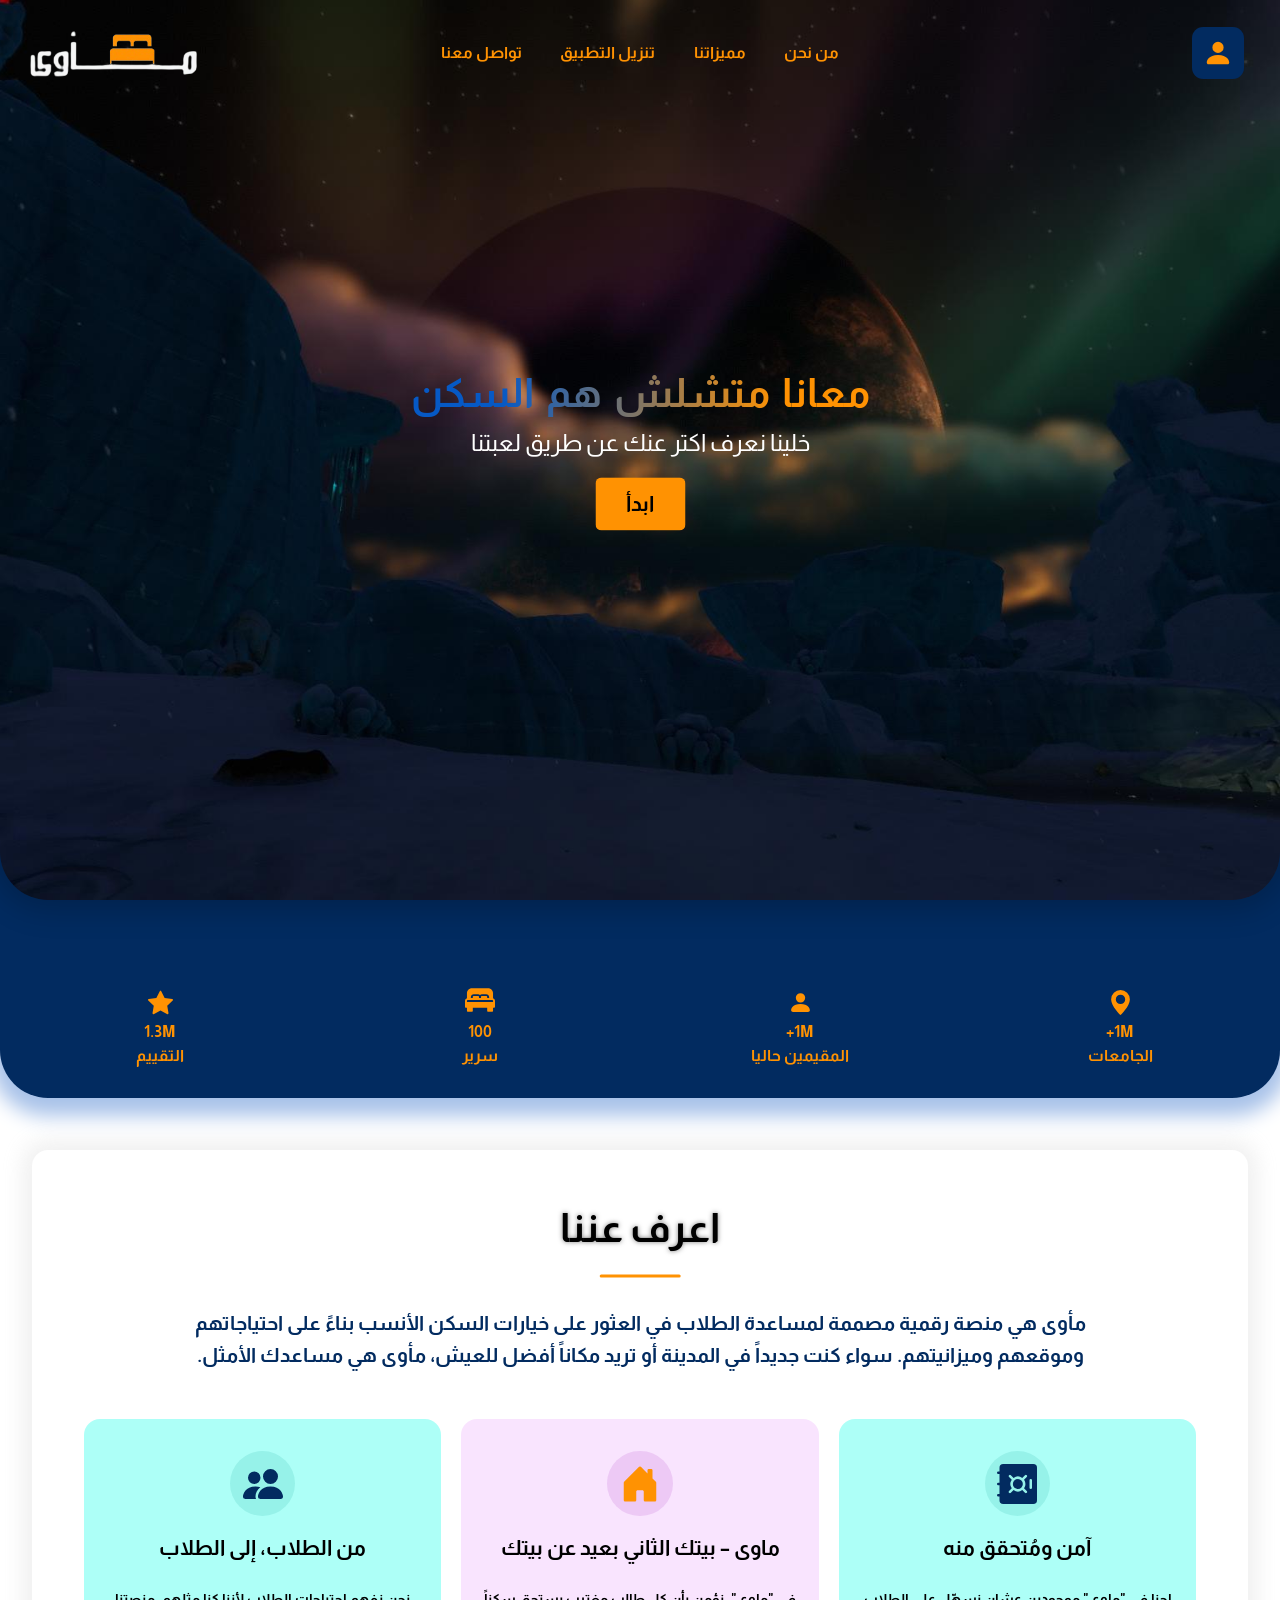
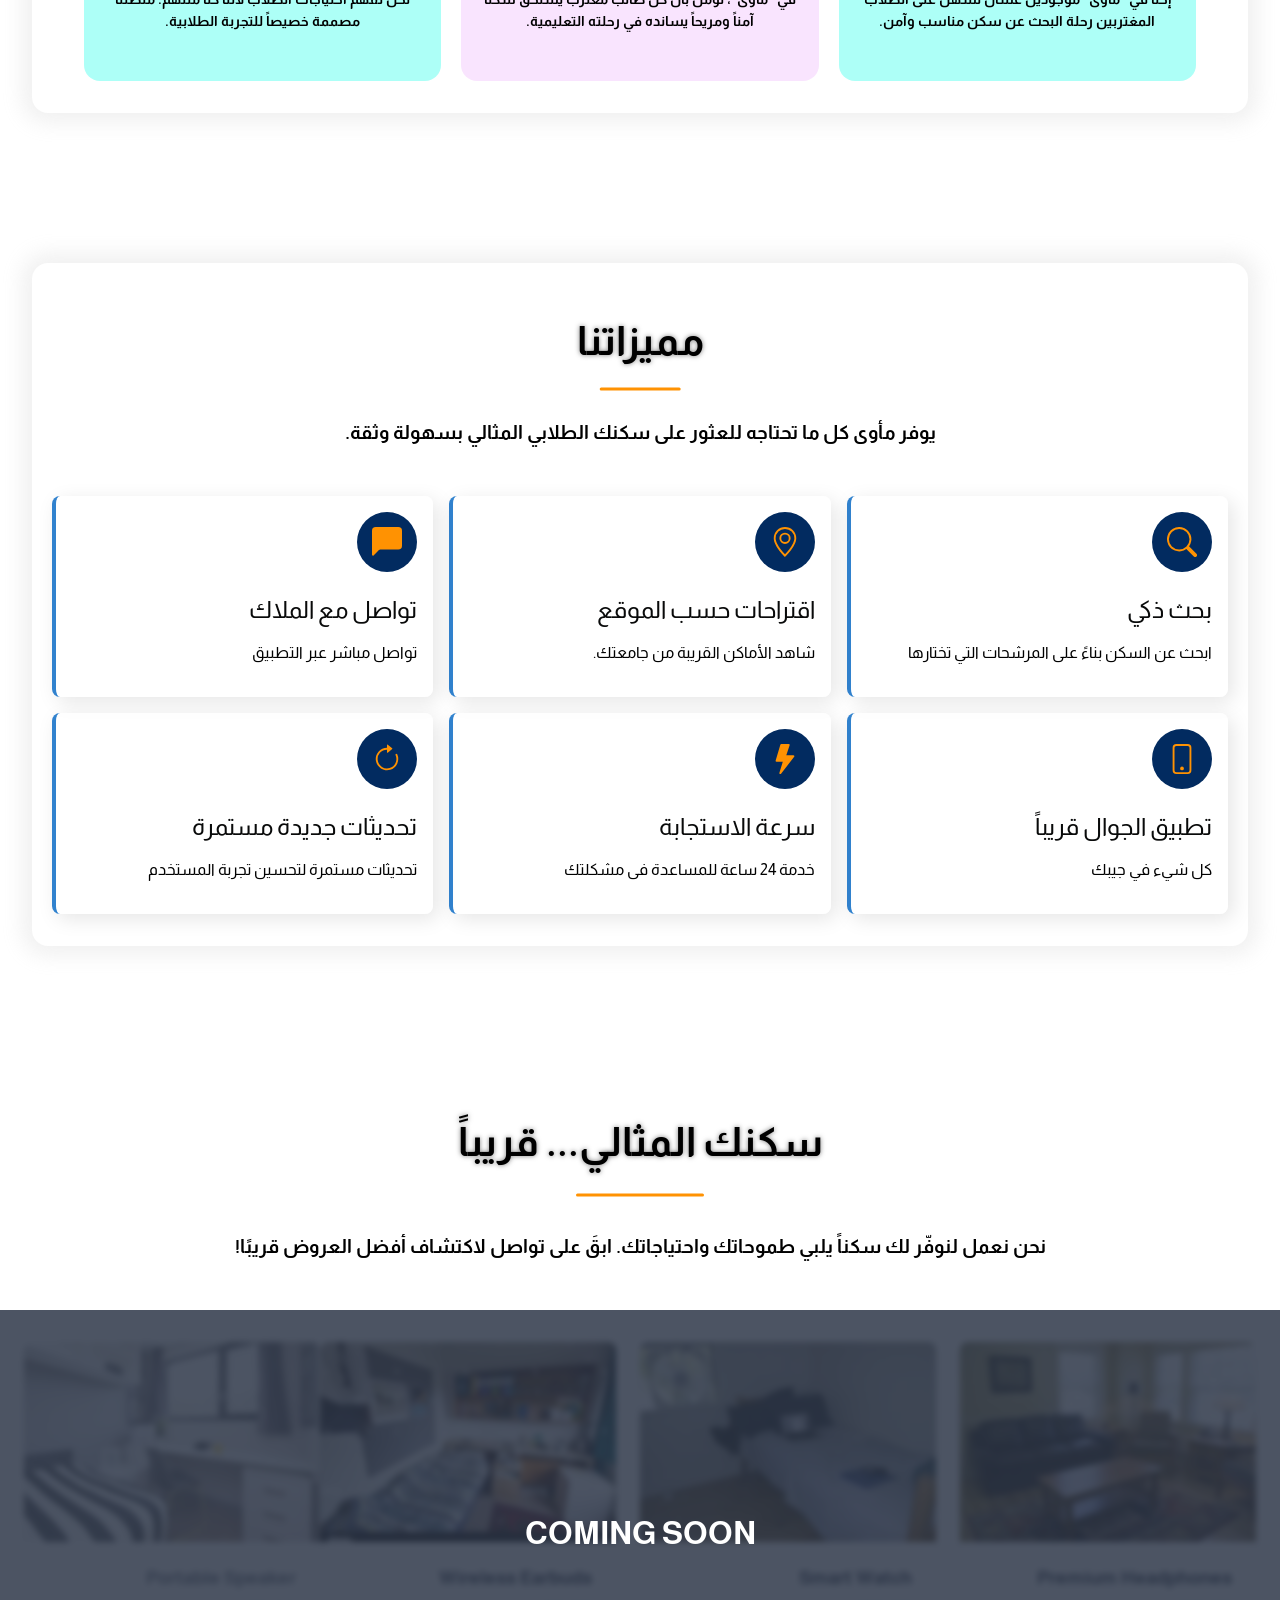
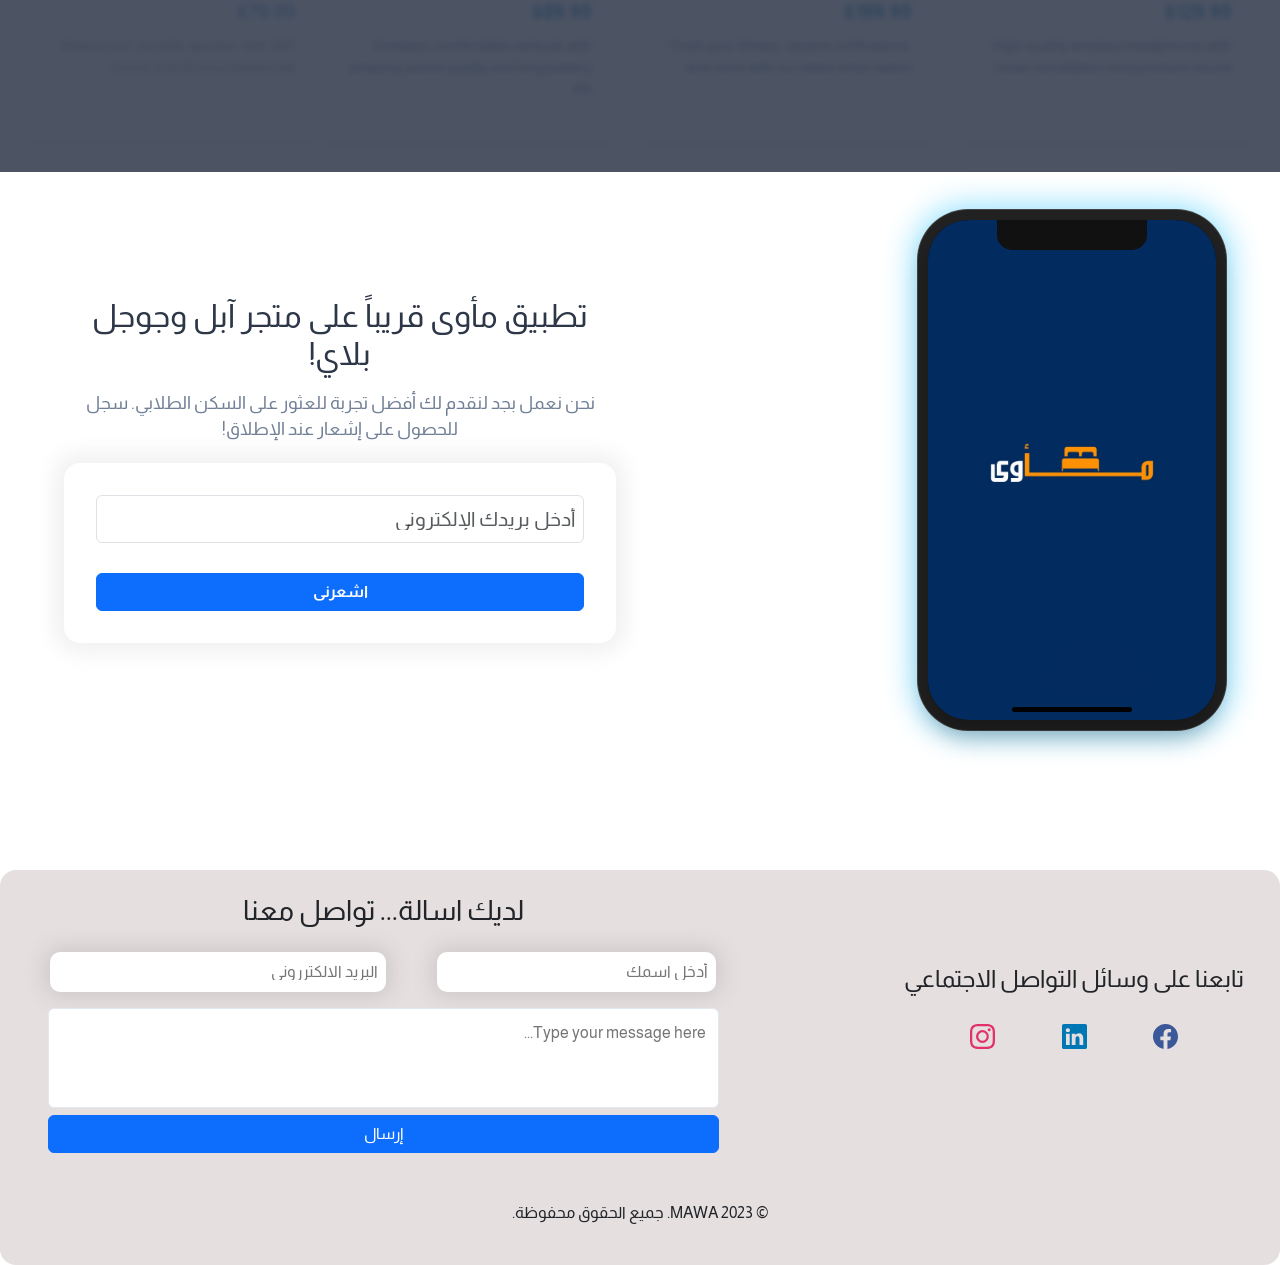
<file: index.html>
<!DOCTYPE html>
<html>
  <head>
    <meta charset="utf-8" />
    <meta http-equiv="X-UA-Compatible" content="IE=edge" />
    <title></title>
    <meta name="description" content="" />
    <meta name="viewport" content="width=device-width, initial-scale=1" />
    <link rel="preconnect" href="https://fonts.googleapis.com" />
    <link rel="preconnect" href="https://fonts.gstatic.com" crossorigin />
    <link
      href="https://fonts.googleapis.com/css2?family=Almarai:wght@300;400;700;800&family=Denk+One&display=swap"
      rel="stylesheet"
    />
    <link rel="stylesheet" href="css/bootstrap.min.css" />
    <link rel="stylesheet" href="css/style.css" />
  </head>
  <body>
    <!-- mobile menu container -->
    <div
      class="mob-menu-container none align-items-center text-center m-0"
      id="mob-menu-container"
    >
      <!-- mobile menu header  -->

      <div class="menu-header-container m-0 row justify-content-between">
        <div class="close-container text-center col-2" id="close-btn">
          <svg
            xmlns="http://www.w3.org/2000/svg"
            width="35"
            height="35"
            fill="currentColor"
            class="bi bi-x-lg"
            viewBox="0 0 16 16"
          >
            <path
              d="M2.146 2.854a.5.5 0 1 1 .708-.708L8 7.293l5.146-5.147a.5.5 0 0 1 .708.708L8.707 8l5.147 5.146a.5.5 0 0 1-.708.708L8 8.707l-5.146 5.147a.5.5 0 0 1-.708-.708L7.293 8z"
            />
          </svg>
        </div>
        <div class="img-container col-3 col-sm-2">
          <img src="images/logo.jpg" class="img-fluid" alt="" />
        </div>
      </div>

      <!-- menu buttons -->
      <div class="menu-info w-100 m-0 row p-3">
        <a class="info col-12" href="#"
          ><svg
            xmlns="http://www.w3.org/2000/svg"
            width="25"
            height="25"
            fill="currentColor"
            class="bi bi-arrow-right"
            viewBox="0 0 16 16"
          >
            <path
              fill-rule="evenodd"
              d="M1 8a.5.5 0 0 1 .5-.5h11.793l-3.147-3.146a.5.5 0 0 1 .708-.708l4 4a.5.5 0 0 1 0 .708l-4 4a.5.5 0 0 1-.708-.708L13.293 8.5H1.5A.5.5 0 0 1 1 8"
            />
          </svg>
          من نحن
        </a>
        <a class="info col-12" href="#"
          ><svg
            xmlns="http://www.w3.org/2000/svg"
            width="25"
            height="25"
            fill="currentColor"
            class="bi bi-arrow-right"
            viewBox="0 0 16 16"
          >
            <path
              fill-rule="evenodd"
              d="M1 8a.5.5 0 0 1 .5-.5h11.793l-3.147-3.146a.5.5 0 0 1 .708-.708l4 4a.5.5 0 0 1 0 .708l-4 4a.5.5 0 0 1-.708-.708L13.293 8.5H1.5A.5.5 0 0 1 1 8"
            />
          </svg>
          تواصل معنا
        </a>
        <a class="info col-12 text-primary" href="#"
          ><svg
            xmlns="http://www.w3.org/2000/svg"
            width="25"
            height="25"
            fill="currentColor"
            class="bi bi-phone"
            viewBox="0 0 16 16"
          >
            <path
              d="M11 1a1 1 0 0 1 1 1v12a1 1 0 0 1-1 1H5a1 1 0 0 1-1-1V2a1 1 0 0 1 1-1zM5 0a2 2 0 0 0-2 2v12a2 2 0 0 0 2 2h6a2 2 0 0 0 2-2V2a2 2 0 0 0-2-2z"
            />
            <path d="M8 14a1 1 0 1 0 0-2 1 1 0 0 0 0 2" />
          </svg>
          تنزيل التطبيق
        </a>
      </div>

      <!-- sign in button mobile -->

      <div class="sign-in-up-mob m-2 p-2 text-center rounded-pill">
        <a href="#" class="sign-in-btn-mob w-100">
          تسجيل الدخول أو أنشاء حساب
          <svg
            xmlns="http://www.w3.org/2000/svg"
            width="25"
            height="25"
            fill="currentColor"
            class="bi bi-box-arrow-in-left"
            viewBox="0 0 16 16"
          >
            <path
              fill-rule="evenodd"
              d="M10 3.5a.5.5 0 0 0-.5-.5h-8a.5.5 0 0 0-.5.5v9a.5.5 0 0 0 .5.5h8a.5.5 0 0 0 .5-.5v-2a.5.5 0 0 1 1 0v2A1.5 1.5 0 0 1 9.5 14h-8A1.5 1.5 0 0 1 0 12.5v-9A1.5 1.5 0 0 1 1.5 2h8A1.5 1.5 0 0 1 11 3.5v2a.5.5 0 0 1-1 0z"
            />
            <path
              fill-rule="evenodd"
              d="M4.146 8.354a.5.5 0 0 1 0-.708l3-3a.5.5 0 1 1 .708.708L5.707 7.5H14.5a.5.5 0 0 1 0 1H5.707l2.147 2.146a.5.5 0 0 1-.708.708z"
            /></svg
        ></a>
      </div>
    </div>

    <!-- scroll to up button -->
    <div class="scroll-to-top-container" id="scroll-to-top">
      <svg
        xmlns="http://www.w3.org/2000/svg"
        width="35"
        height="35"
        fill="currentColor"
        class="bi bi-arrow-up"
        viewBox="0 0 16 16"
      >
        <path
          fill-rule="evenodd"
          d="M8 15a.5.5 0 0 0 .5-.5V2.707l3.146 3.147a.5.5 0 0 0 .708-.708l-4-4a.5.5 0 0 0-.708 0l-4 4a.5.5 0 1 0 .708.708L7.5 2.707V14.5a.5.5 0 0 0 .5.5"
        />
      </svg>
    </div>
    <!-- navbar container -->

    <div
      class="navbar-container text-center w-100 row p-1 m-auto"
      id="navbar-container"
    >
      <!-- menu btn to go to menu mobile -->
      <div class="menu-btn col-2 d-block d-xl-none" id="menu-btn">
        <svg
          xmlns="http://www.w3.org/2000/svg"
          width="40"
          height="40"
          fill="currentColor"
          class="bi bi-list"
          viewBox="0 0 16 16"
        >
          <path
            fill-rule="evenodd"
            d="M2.5 12a.5.5 0 0 1 .5-.5h10a.5.5 0 0 1 0 1H3a.5.5 0 0 1-.5-.5m0-4a.5.5 0 0 1 .5-.5h10a.5.5 0 0 1 0 1H3a.5.5 0 0 1-.5-.5m0-4a.5.5 0 0 1 .5-.5h10a.5.5 0 0 1 0 1H3a.5.5 0 0 1-.5-.5"
          />
        </svg>
      </div>
      <!-- profile btn -->
      <div class="profile-container d-none d-xl-block col-2">
        <a href="#" class="sign-in">
          <svg
            xmlns="http://www.w3.org/2000/svg"
            width="16"
            height="16"
            fill="currentColor"
            class="bi bi-person-fill"
            viewBox="0 0 16 16"
          >
            <path
              d="M3 14s-1 0-1-1 1-4 6-4 6 3 6 4-1 1-1 1zm5-6a3 3 0 1 0 0-6 3 3 0 0 0 0 6"
            /></svg
        ></a>
      </div>

      <!-- nav bar menu -->
      <ul class="navbar mb-0 col-4 d-none d-xl-flex">
        <li class="nav-item">
          <button class="nav-link" onclick="scrollToPosition(800)" id="about-us-btn">من نحن</button>
        </li>
        <li class="nav-item">
          <button class="nav-link" onclick="scrollToPosition(1500)" id="features-btn">
            مميزاتنا
          </button>
        </li>
        <li class="nav-item">
          <button class="nav-link" onclick="scrollToPosition(3200)" id="application-btn">
            تنزيل التطبيق
          </button>
        </li>
        <li class="nav-item">
          <button class="nav-link" onclick="scrollToPosition(document.body.scrollHeight)" id="contact-us-btn">
            تواصل معنا
          </button>
        </li>
      </ul>

      <div class="logo-container col-3 col-xl-2 me-xl-0">
        <a href="index.html" class="logo">
          <img
            class="logo"
            id="logo-navbar"
            src="images/logo no bg white.png"
            alt="Logo"
          />
        </a>
      </div>
    </div>
    <!-- end navbar container -->
    <!-- content container -->
    <div
      class="container-fluid m-0 p-0 content-container"
      id="content-container"
    >
      <!-- main page -->
      <div class="main-page-container container-fluid p-0">
        <!-- page title -->
        <div class="main-page-text">
          <h1 class="">معانا متشلش هم السكن</h1>
          <p class="">خلينا نعرف اكتر عنك عن طريق لعبتنا</p>
          <a href="game with sign up.html" class="btn">ابدأ</a>
        </div>
        <!-- background of main page -->
        <img class="img-fluid" src="images/A chilly night.jpg" alt="" />
        <!-- site status -->
      </div>
      <!-- end main page -->

      <!-- site status container -->
      <div class="site-status row m-0">
        <ul class="col-3">
          <li>
            <svg
              xmlns="http://www.w3.org/2000/svg"
              width="25"
              height="25"
              fill="currentColor"
              class="bi bi-geo-alt-fill"
              viewBox="0 0 16 16"
            >
              <path
                d="M8 16s6-5.686 6-10A6 6 0 0 0 2 6c0 4.314 6 10 6 10m0-7a3 3 0 1 1 0-6 3 3 0 0 1 0 6"
              />
            </svg>
          </li>
          <li>1M+</li>
          <li>الجامعات</li>
        </ul>
        <ul class="col-3">
          <li>
            <svg
              xmlns="http://www.w3.org/2000/svg"
              width="25"
              height="25"
              fill="currentColor"
              class="bi bi-person-fill"
              viewBox="0 0 16 16"
            >
              <path
                d="M3 14s-1 0-1-1 1-4 6-4 6 3 6 4-1 1-1 1zm5-6a3 3 0 1 0 0-6 3 3 0 0 0 0 6"
              />
            </svg>
          </li>
          <li>1M+</li>
          <li>المقيمين حاليا</li>
        </ul>
        <ul class="col-3">
          <li>
            <svg
              fill="#ff9202"
              height="30px"
              width="30px"
              version="1.1"
              id="Layer_1"
              xmlns="http://www.w3.org/2000/svg"
              xmlns:xlink="http://www.w3.org/1999/xlink"
              viewBox="0 0 512 512"
              xml:space="preserve"
            >
              <g>
                <g>
                  <path
                    d="M478.609,225.685V139.13c0-46.032-37.446-83.478-83.478-83.478H116.87c-46.032,0-83.478,37.446-83.478,83.478v86.555
    C14,232.599,0,250.959,0,272.696c0,32.729,0,62.199,0,100.174c0,9.223,7.479,16.696,16.696,16.696h16.696v50.087
    c0,9.223,7.479,16.696,16.696,16.696h66.783c9.217,0,16.696-7.473,16.696-16.696v-50.087h244.87v50.087
    c0,9.223,7.479,16.696,16.696,16.696h66.783c9.217,0,16.696-7.473,16.696-16.696v-50.087h16.696
    c9.217,0,16.696-7.473,16.696-16.696c0-38.33,0-66.813,0-100.174C512,250.959,498,232.599,478.609,225.685z M100.174,205.913
    c0-27.619,22.468-50.087,50.087-50.087h72.348c12.875,0,24.509,5.018,33.391,13.027c8.882-8.009,20.517-13.027,33.391-13.027
    h72.348c27.619,0,50.087,22.468,50.087,50.087v16.696h-33.391v-16.696c0-9.206-7.49-16.696-16.696-16.696h-72.348
    c-9.206,0-16.696,7.49-16.696,16.696v16.696h-33.391v-16.696c0-9.206-7.49-16.696-16.696-16.696h-72.348
    c-9.206,0-16.696,7.49-16.696,16.696v16.696h-33.391V205.913z M478.609,289.391H33.391v-16.696c0-9.206,7.49-16.696,16.696-16.696
    c151.085,0,259.331,0,411.826,0c9.206,0,16.696,7.49,16.696,16.696V289.391z"
                  />
                </g>
              </g>
            </svg>
          </li>
          <li>100</li>
          <li>سرير</li>
        </ul>
        <ul class="col-3">
          <li>
            <svg
              xmlns="http://www.w3.org/2000/svg"
              width="25"
              height="25"
              fill="currentColor"
              class="bi bi-star-fill"
              viewBox="0 0 16 16"
            >
              <path
                d="M3.612 15.443c-.386.198-.824-.149-.746-.592l.83-4.73L.173 6.765c-.329-.314-.158-.888.283-.95l4.898-.696L7.538.792c.197-.39.73-.39.927 0l2.184 4.327 4.898.696c.441.062.612.636.282.95l-3.522 3.356.83 4.73c.078.443-.36.79-.746.592L8 13.187l-4.389 2.256z"
              />
            </svg>
          </li>
          <li>1.3M</li>
          <li>التقييم</li>
        </ul>
      </div>
      <!-- start about us -->

      <!-- about us container  -->
      <div class="about-us-container rwo">
        <h1 class="about-us-title text-center col-12">اعرف عننا</h1>
        <p class="about-us-subTitle text-center col-10 m-auto fs-5 fw-bold">
          مأوى هي منصة رقمية مصممة لمساعدة الطلاب في العثور على خيارات السكن
          الأنسب بناءً على احتياجاتهم وموقعهم وميزانيتهم. سواء كنت جديداً في
          المدينة أو تريد مكاناً أفضل للعيش، مأوى هي مساعدك الأمثل.
        </p>
        <!-- about us boxes container -->
        <div
          class="about-us-content-container justify-content-evenly align-items-center row"
        >
          <div
            class="col-8 col-xl-3 about-us-content-box d-flex flex-column align-items-center"
          >
            <div class="about-us-svg-box">
              <svg
                xmlns="http://www.w3.org/2000/svg"
                width="40"
                height="40"
                fill="currentColor"
                class="bi bi-safe-fill"
                viewBox="0 0 16 16"
              >
                <path
                  d="M9.778 9.414A2 2 0 1 1 6.95 6.586a2 2 0 0 1 2.828 2.828"
                />
                <path
                  d="M2.5 0A1.5 1.5 0 0 0 1 1.5V3H.5a.5.5 0 0 0 0 1H1v3.5H.5a.5.5 0 0 0 0 1H1V12H.5a.5.5 0 0 0 0 1H1v1.5A1.5 1.5 0 0 0 2.5 16h12a1.5 1.5 0 0 0 1.5-1.5v-13A1.5 1.5 0 0 0 14.5 0zm3.036 4.464 1.09 1.09a3 3 0 0 1 3.476 0l1.09-1.09a.5.5 0 1 1 .707.708l-1.09 1.09c.74 1.037.74 2.44 0 3.476l1.09 1.09a.5.5 0 1 1-.707.708l-1.09-1.09a3 3 0 0 1-3.476 0l-1.09 1.09a.5.5 0 1 1-.708-.708l1.09-1.09a3 3 0 0 1 0-3.476l-1.09-1.09a.5.5 0 1 1 .708-.708M14 6.5v3a.5.5 0 0 1-1 0v-3a.5.5 0 0 1 1 0"
                />
              </svg>
            </div>
            <h2>آمن ومُتحقق منه</h2>
            <p class="text-center">
              إحنا في "ماوى" موجودين عشان نسهّل على الطلاب المغتربين رحلة البحث
              عن سكن مناسب وآمن.
            </p>
          </div>
          <div
            class="col-8 col-xl-3 about-us-content-box d-flex flex-column justify-content-evenly align-items-center"
          >
            <div class="about-us-svg-box">
              <svg
                xmlns="http://www.w3.org/2000/svg"
                width="40"
                height="40"
                fill="currentColor"
                class="bi bi-house-door-fill"
                viewBox="0 0 16 16"
              >
                <path
                  d="M6.5 14.5v-3.505c0-.245.25-.495.5-.495h2c.25 0 .5.25.5.5v3.5a.5.5 0 0 0 .5.5h4a.5.5 0 0 0 .5-.5v-7a.5.5 0 0 0-.146-.354L13 5.793V2.5a.5.5 0 0 0-.5-.5h-1a.5.5 0 0 0-.5.5v1.293L8.354 1.146a.5.5 0 0 0-.708 0l-6 6A.5.5 0 0 0 1.5 7.5v7a.5.5 0 0 0 .5.5h4a.5.5 0 0 0 .5-.5"
                />
              </svg>
            </div>
            <h2>ماوى – بيتك الثاني بعيد عن بيتك</h2>
            <p class="text-center">
              في "ماوى"، نؤمن بأن كل طالب مغترب يستحق سكناً آمناً ومريحاً يسانده
              في رحلته التعليمية.
            </p>
          </div>
          <div
            class="col-8 col-xl-3 about-us-content-box d-flex flex-column justify-content-evenly align-items-center"
          >
            <div class="about-us-svg-box">
              <svg
                xmlns="http://www.w3.org/2000/svg"
                width="40"
                height="40"
                fill="currentColor"
                class="bi bi-people-fill"
                viewBox="0 0 16 16"
              >
                <path
                  d="M7 14s-1 0-1-1 1-4 5-4 5 3 5 4-1 1-1 1zm4-6a3 3 0 1 0 0-6 3 3 0 0 0 0 6m-5.784 6A2.24 2.24 0 0 1 5 13c0-1.355.68-2.75 1.936-3.72A6.3 6.3 0 0 0 5 9c-4 0-5 3-5 4s1 1 1 1zM4.5 8a2.5 2.5 0 1 0 0-5 2.5 2.5 0 0 0 0 5"
                />
              </svg>
            </div>
            <h2>من الطلاب، إلى الطلاب</h2>
            <p class="text-center">
              نحن نفهم احتياجات الطلاب لأننا كنا مثلهم. منصتنا مصممة خصيصاً
              للتجربة الطلابية.
            </p>
          </div>
        </div>
      </div>
      <!-- end about us -->

      <!-- start our features -->
      <div class="features-container">
        <div class="features-section-header">
          <h2>مميزاتنا</h2>
          <p>
            يوفر مأوى كل ما تحتاجه للعثور على سكنك الطلابي المثالي بسهولة وثقة.
          </p>
        </div>
        <!-- features cards container -->
        <div class="features-content-container row">
          <!-- Feature 1 -->
          <div class="feature-card col-xl-3 col-6 col-md-4">
            <div class="feature-icon">
              <svg
                xmlns="http://www.w3.org/2000/svg"
                width="30"
                height="30"
                fill="currentColor"
                class="bi bi-search"
                viewBox="0 0 16 16"
              >
                <path
                  d="M11.742 10.344a6.5 6.5 0 1 0-1.397 1.398h-.001q.044.06.098.115l3.85 3.85a1 1 0 0 0 1.415-1.414l-3.85-3.85a1 1 0 0 0-.115-.1zM12 6.5a5.5 5.5 0 1 1-11 0 5.5 5.5 0 0 1 11 0"
                />
              </svg>
            </div>
            <h3 class="feature-title">بحث ذكي</h3>
            <p class="feature-description">
              ابحث عن السكن بناءً على المرشحات التي تختارها
            </p>
          </div>

          <!-- Feature 2 -->
          <div class="feature-card col-xl-3 col-6 col-md-4">
            <div class="feature-icon">
              <svg
                xmlns="http://www.w3.org/2000/svg"
                width="30"
                height="30"
                fill="currentColor"
                class="bi bi-geo-alt"
                viewBox="0 0 16 16"
              >
                <path
                  d="M12.166 8.94c-.524 1.062-1.234 2.12-1.96 3.07A32 32 0 0 1 8 14.58a32 32 0 0 1-2.206-2.57c-.726-.95-1.436-2.008-1.96-3.07C3.304 7.867 3 6.862 3 6a5 5 0 0 1 10 0c0 .862-.305 1.867-.834 2.94M8 16s6-5.686 6-10A6 6 0 0 0 2 6c0 4.314 6 10 6 10"
                />
                <path
                  d="M8 8a2 2 0 1 1 0-4 2 2 0 0 1 0 4m0 1a3 3 0 1 0 0-6 3 3 0 0 0 0 6"
                />
              </svg>
            </div>
            <h3 class="feature-title">اقتراحات حسب الموقع</h3>
            <p class="feature-description">شاهد الأماكن القريبة من جامعتك.</p>
          </div>

          <!-- Feature 3 -->
          <div class="feature-card col-xl-3 col-6 col-md-4">
            <div class="feature-icon">
              <svg
                xmlns="http://www.w3.org/2000/svg"
                width="30"
                height="30"
                fill="currentColor"
                class="bi bi-chat-left-fill"
                viewBox="0 0 16 16"
              >
                <path
                  d="M2 0a2 2 0 0 0-2 2v12.793a.5.5 0 0 0 .854.353l2.853-2.853A1 1 0 0 1 4.414 12H14a2 2 0 0 0 2-2V2a2 2 0 0 0-2-2z"
                />
              </svg>
            </div>
            <h3 class="feature-title">تواصل مع الملاك</h3>
            <p class="feature-description">تواصل مباشر عبر التطبيق</p>
          </div>

          <!-- Feature 4 -->
          <div class="feature-card col-xl-3 col-6 col-md-4">
            <div class="feature-icon">
              <svg
                xmlns="http://www.w3.org/2000/svg"
                width="30"
                height="30"
                fill="currentColor"
                class="bi bi-phone"
                viewBox="0 0 16 16"
              >
                <path
                  d="M11 1a1 1 0 0 1 1 1v12a1 1 0 0 1-1 1H5a1 1 0 0 1-1-1V2a1 1 0 0 1 1-1zM5 0a2 2 0 0 0-2 2v12a2 2 0 0 0 2 2h6a2 2 0 0 0 2-2V2a2 2 0 0 0-2-2z"
                />
                <path d="M8 14a1 1 0 1 0 0-2 1 1 0 0 0 0 2" />
              </svg>
            </div>
            <h3 class="feature-title">تطبيق الجوال قريباً</h3>
            <p class="feature-description">كل شيء في جيبك</p>
          </div>

          <!-- Feature 5 -->
          <div class="feature-card col-xl-3 col-6 col-md-4">
            <div class="feature-icon">
              <svg
                xmlns="http://www.w3.org/2000/svg"
                width="30"
                height="30"
                fill="currentColor"
                class="bi bi-lightning-fill"
                viewBox="0 0 16 16"
              >
                <path
                  d="M5.52.359A.5.5 0 0 1 6 0h4a.5.5 0 0 1 .474.658L8.694 6H12.5a.5.5 0 0 1 .395.807l-7 9a.5.5 0 0 1-.873-.454L6.823 9.5H3.5a.5.5 0 0 1-.48-.641z"
                />
              </svg>
            </div>
            <h3 class="feature-title">سرعة الاستجابة</h3>
            <p class="feature-description">خدمة 24 ساعة للمساعدة فى مشكلتك</p>
          </div>

          <!-- Feature 6 -->
          <div class="feature-card col-xl-3 col-6 col-md-4">
            <div class="feature-icon">
              <svg
                xmlns="http://www.w3.org/2000/svg"
                width="30"
                height="30"
                fill="currentColor"
                class="bi bi-arrow-clockwise"
                viewBox="0 0 16 16"
              >
                <path
                  fill-rule="evenodd"
                  d="M8 3a5 5 0 1 0 4.546 2.914.5.5 0 0 1 .908-.417A6 6 0 1 1 8 2z"
                />
                <path
                  d="M8 4.466V.534a.25.25 0 0 1 .41-.192l2.36 1.966c.12.1.12.284 0 .384L8.41 4.658A.25.25 0 0 1 8 4.466"
                />
              </svg>
            </div>
            <h3 class="feature-title">تحديثات جديدة مستمرة</h3>
            <p class="feature-description">
              تحديثات مستمرة لتحسين تجربة المستخدم
            </p>
          </div>
        </div>
      </div>
      <!-- end our features -->

      <!-- start our products conatiner -->
      <div class="our-products-container">
        <div class="our-products-section-header">
          <h2>سكنك المثالي... قريباً</h2>
          <p class="p-2">
            نحن نعمل لنوفّر لك سكناً يلبي طموحاتك واحتياجاتك. ابقَ على تواصل
            لاكتشاف أفضل العروض قريبًا!
          </p>
        </div>

        <!-- Products swiper container -->
        <div class="products-swiper-container">
          <!-- Coming soon overlay -->
          <div class="coming-soon-overlay">
            <div class="coming-soon-text">Coming Soon</div>
          </div>
          <!-- Products wrapper -->
          <div class="products-wrapper">
            <!-- Product 1 -->
            <div class="product-card">
              <div class="product-image">
                <img src="images/room1.jpg" alt="Product 1" />
              </div>
              <div class="product-info">
                <h3 class="product-title">Premium Headphones</h3>
                <div class="product-price">$129.99</div>
                <p class="product-description">
                  High-quality wireless headphones with noise cancellation and
                  premium sound.
                </p>
              </div>
            </div>

            <!-- Product 2 -->
            <div class="product-card">
              <div class="product-image">
                <img src="images/room2.jpg" alt="Product 2" />
              </div>
              <div class="product-info">
                <h3 class="product-title">Smart Watch</h3>
                <div class="product-price">$199.99</div>
                <p class="product-description">
                  Track your fitness, receive notifications, and more with our
                  latest smart watch.
                </p>
              </div>
            </div>

            <!-- Product 3 -->
            <div class="product-card">
              <div class="product-image">
                <img src="images/room6.jpg" alt="Product 3" />
              </div>
              <div class="product-info">
                <h3 class="product-title">Wireless Earbuds</h3>
                <div class="product-price">$89.99</div>
                <p class="product-description">
                  Compact, comfortable earbuds with amazing sound quality and
                  long battery life.
                </p>
              </div>
            </div>

            <!-- Product 4 (partially visible) -->
            <div class="product-card">
              <div class="product-image">
                <img src="images/room5.jpg" alt="Product 4" />
              </div>
              <div class="product-info">
                <h3 class="product-title">Portable Speaker</h3>
                <div class="product-price">$79.99</div>
                <p class="product-description">
                  Waterproof, durable speaker with 360° sound and 20-hour
                  battery life.
                </p>
              </div>
            </div>
          </div>
        </div>
      </div>
      <!-- end our products container -->

      <!-- our application soon -->

      <div
        class="phone-section-container row justify-content-between align-items-center"
      >
        <div class="phone-section-header row col-12 col-xl-6 col-md-7">
          <h2>تطبيق مأوى قريباً على متجر آبل وجوجل بلاي!</h2>
          <p>
            نحن نعمل بجد لنقدم لك أفضل تجربة للعثور على السكن الطلابي. سجل
            للحصول على إشعار عند الإطلاق!
          </p>
          <form class="app-notifcation-container col-12" action="">
            <input
              type="email"
              placeholder="أدخل بريدك الإلكتروني"
              class="email-input form-control fs-5 p-2"
            />
            <button type="submit" class="btn btn-primary col-12">اشعرنى</button>
          </form>
        </div>

        <div
          class="phone-container col-12 m-auto m-xl-0 col-xl-3 col-md-4 mt-5"
        >
          <!-- Phone hardware elements -->
          <div class="phone-notch"></div>
          <div class="phone-speaker"></div>
          <div class="phone-camera"></div>
          <div class="phone-button power"></div>
          <div class="phone-button volume-up"></div>
          <div class="phone-button volume-down"></div>

          <!-- Phone screen with image -->
          <div class="phone-screen">
            <div class="image-container">
              <!-- Replace the placeholder.svg with your own image -->
              <img
                src="images/logo-mobile.jpg"
                alt="App Screenshot"
                class="phone-image"
              />
            </div>
          </div>

          <!-- Home indicator -->
          <div class="home-indicator"></div>
        </div>
      </div>

      <!-- end our application soon -->

      <!-- start footer -->
      <div
        class="footer-container row w-100 align-items-center justify-content-between text-center p-4"
      >
        <div class="footer-links-content mb-5 col-12 col-xl-auto mt-3">
          <h2 class="fs-4">تابعنا على وسائل التواصل الاجتماعي</h2>
          <div class="social-media-icons">
            <a
              href="https://www.facebook.com/profile.php?id=61574066853108&__cft__[0]=[base64]&__tn__=%3C%3C%2CP-R"
              ><svg
                xmlns="http://www.w3.org/2000/svg"
                width="16"
                height="16"
                fill="currentColor"
                class="bi bi-facebook"
                viewBox="0 0 16 16"
              >
                <path
                  d="M16 8.049c0-4.446-3.582-8.05-8-8.05C3.58 0-.002 3.603-.002 8.05c0 4.017 2.926 7.347 6.75 7.951v-5.625h-2.03V8.05H6.75V6.275c0-2.017 1.195-3.131 3.022-3.131.876 0 1.791.157 1.791.157v1.98h-1.009c-.993 0-1.303.621-1.303 1.258v1.51h2.218l-.354 2.326H9.25V16c3.824-.604 6.75-3.934 6.75-7.951"
                />
              </svg>
            </a>
            <a
              href="https://www.linkedin.com/company/mawaa/?lipi=urn%3Ali%3Apage%3Ad_flagship3_search_srp_all%3B8lceDBdyQ%2BW0ShYo8BHpUA%3D%3D"
              ><svg
                xmlns="http://www.w3.org/2000/svg"
                width="16"
                height="16"
                fill="currentColor"
                class="bi bi-linkedin"
                viewBox="0 0 16 16"
              >
                <path
                  d="M0 1.146C0 .513.526 0 1.175 0h13.65C15.474 0 16 .513 16 1.146v13.708c0 .633-.526 1.146-1.175 1.146H1.175C.526 16 0 15.487 0 14.854zm4.943 12.248V6.169H2.542v7.225zm-1.2-8.212c.837 0 1.358-.554 1.358-1.248-.015-.709-.52-1.248-1.342-1.248S2.4 3.226 2.4 3.934c0 .694.521 1.248 1.327 1.248zm4.908 8.212V9.359c0-.216.016-.432.08-.586.173-.431.568-.878 1.232-.878.869 0 1.216.662 1.216 1.634v3.865h2.401V9.25c0-2.22-1.184-3.252-2.764-3.252-1.274 0-1.845.7-2.165 1.193v.025h-.016l.016-.025V6.169h-2.4c.03.678 0 7.225 0 7.225z"
                /></svg
            ></a>
            <a
              href="https://www.instagram.com/ma__wa___?utm_source=ig_web_button_share_sheet&igsh=ZDNlZDc0MzIxNw=="
              ><svg
                xmlns="http://www.w3.org/2000/svg"
                width="16"
                height="16"
                fill="currentColor"
                class="bi bi-instagram"
                viewBox="0 0 16 16"
              >
                <path
                  d="M8 0C5.829 0 5.556.01 4.703.048 3.85.088 3.269.222 2.76.42a3.9 3.9 0 0 0-1.417.923A3.9 3.9 0 0 0 .42 2.76C.222 3.268.087 3.85.048 4.7.01 5.555 0 5.827 0 8.001c0 2.172.01 2.444.048 3.297.04.852.174 1.433.372 1.942.205.526.478.972.923 1.417.444.445.89.719 1.416.923.51.198 1.09.333 1.942.372C5.555 15.99 5.827 16 8 16s2.444-.01 3.298-.048c.851-.04 1.434-.174 1.943-.372a3.9 3.9 0 0 0 1.416-.923c.445-.445.718-.891.923-1.417.197-.509.332-1.09.372-1.942C15.99 10.445 16 10.173 16 8s-.01-2.445-.048-3.299c-.04-.851-.175-1.433-.372-1.941a3.9 3.9 0 0 0-.923-1.417A3.9 3.9 0 0 0 13.24.42c-.51-.198-1.092-.333-1.943-.372C10.443.01 10.172 0 7.998 0zm-.717 1.442h.718c2.136 0 2.389.007 3.232.046.78.035 1.204.166 1.486.275.373.145.64.319.92.599s.453.546.598.92c.11.281.24.705.275 1.485.039.843.047 1.096.047 3.231s-.008 2.389-.047 3.232c-.035.78-.166 1.203-.275 1.485a2.5 2.5 0 0 1-.599.919c-.28.28-.546.453-.92.598-.28.11-.704.24-1.485.276-.843.038-1.096.047-3.232.047s-2.39-.009-3.233-.047c-.78-.036-1.203-.166-1.485-.276a2.5 2.5 0 0 1-.92-.598 2.5 2.5 0 0 1-.6-.92c-.109-.281-.24-.705-.275-1.485-.038-.843-.046-1.096-.046-3.233s.008-2.388.046-3.231c.036-.78.166-1.204.276-1.486.145-.373.319-.64.599-.92s.546-.453.92-.598c.282-.11.705-.24 1.485-.276.738-.034 1.024-.044 2.515-.045zm4.988 1.328a.96.96 0 1 0 0 1.92.96.96 0 0 0 0-1.92m-4.27 1.122a4.109 4.109 0 1 0 0 8.217 4.109 4.109 0 0 0 0-8.217m0 1.441a2.667 2.667 0 1 1 0 5.334 2.667 2.667 0 0 1 0-5.334"
                /></svg
            ></a>
          </div>
        </div>
        <div class="caontact-us-conatiner row col-12 m-xl-0 m-auto col-xl-7">
          <h3 class="mb-4">لديك اسالة... تواصل معنا</h3>
          <form class="w-100" action="">
            <input
              class="col-12 col-xl-5 mb-3 mb-xl-0"
              name="name"
              id="name"
              type="text"
              title="Enter your name"
              placeholder="أدخل اسمك"
              required
            />
            <input
              class="col-12 col-xl-6 me-0 me-xl-5"
              name="email"
              id="email"
              type="email"
              title="Enter your email"
              placeholder="البريد الالكتررونى"
              required
            />
            <textarea
              class="message-textarea col-12"
              id="message-input"
              placeholder="Type your message here..."
              name="message"
              required
            ></textarea>
            <button type="submit" class="btn col-12 btn-primary">إرسال</button>
          </form>
        </div>
        <div class="footer-bottom mt-5 col-12">
          <p class="fs-6">&copy; 2023 MAWA. جميع الحقوق محفوظة.</p>
        </div>
      </div>
    </div>
    <!-- end footer -->
    <!-- end content container -->

    <script src="js/script-home.js"></script>
  </body>
</html>
</file>
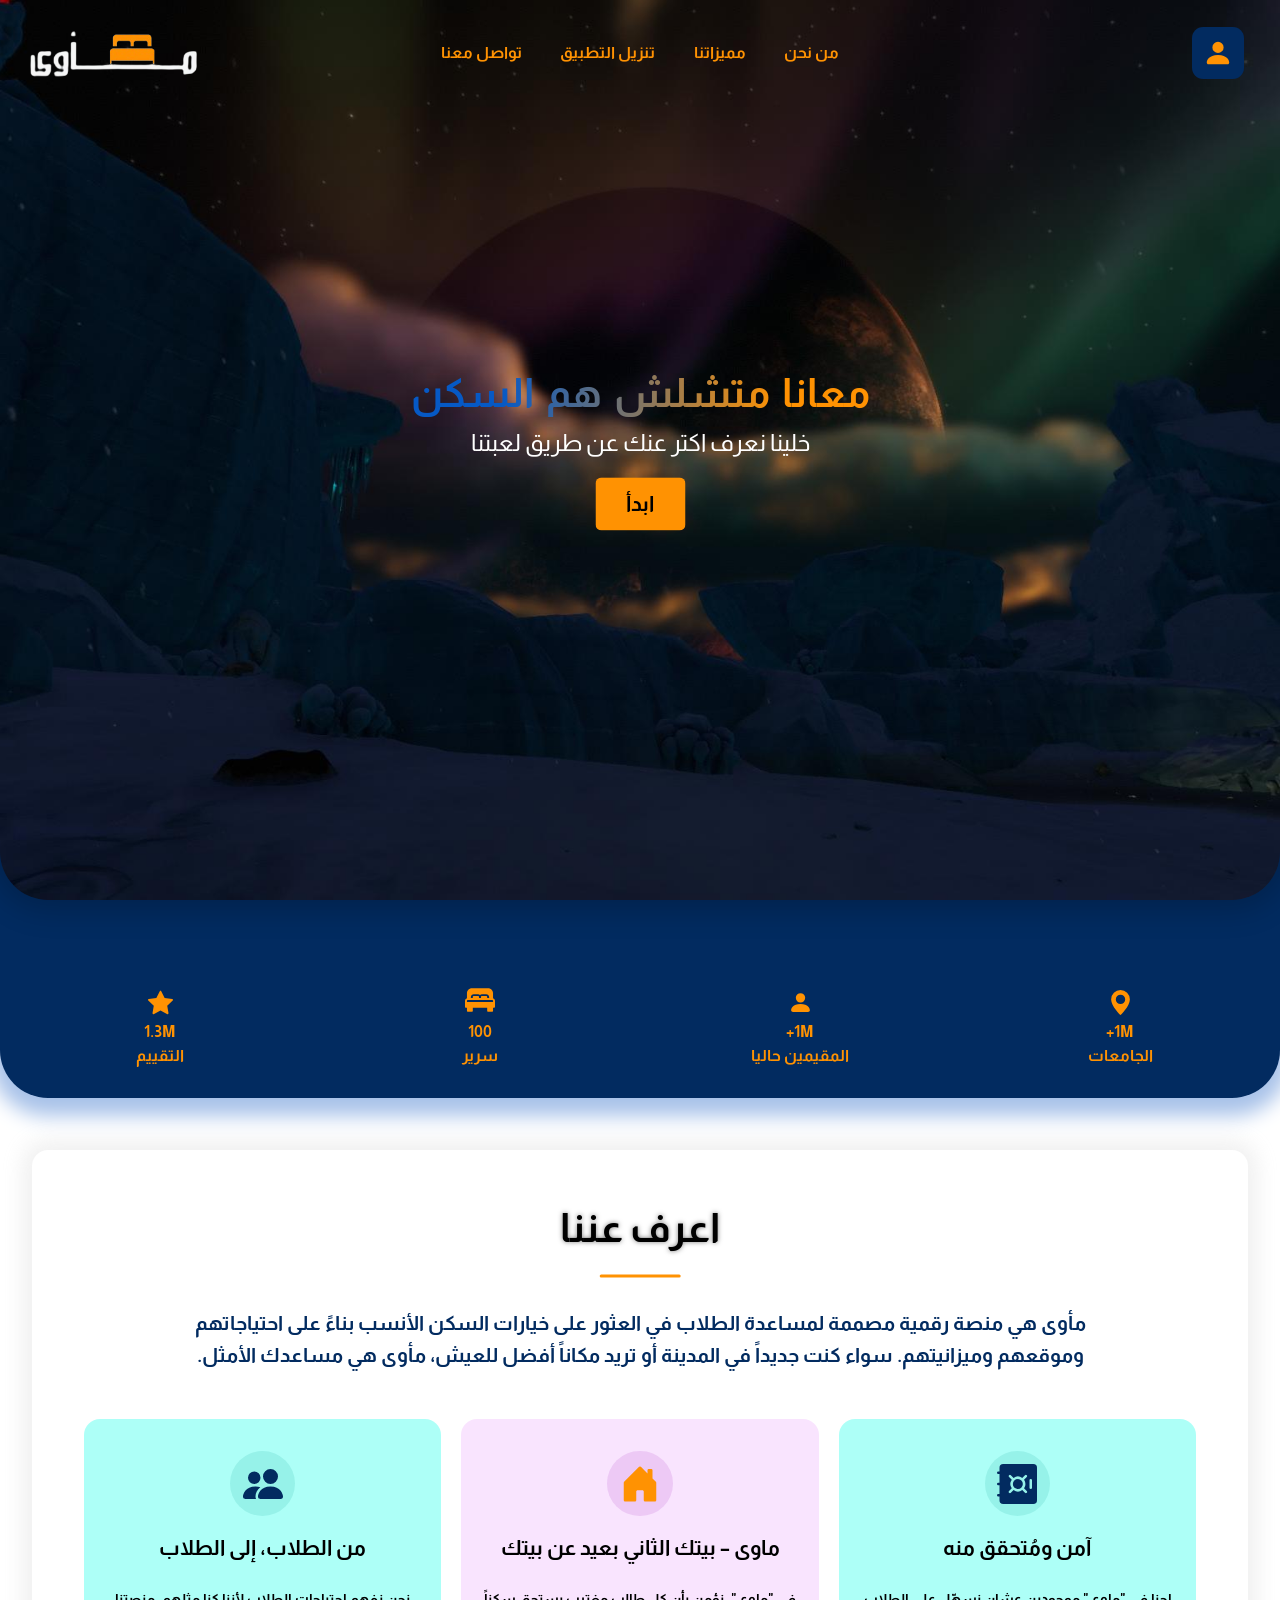
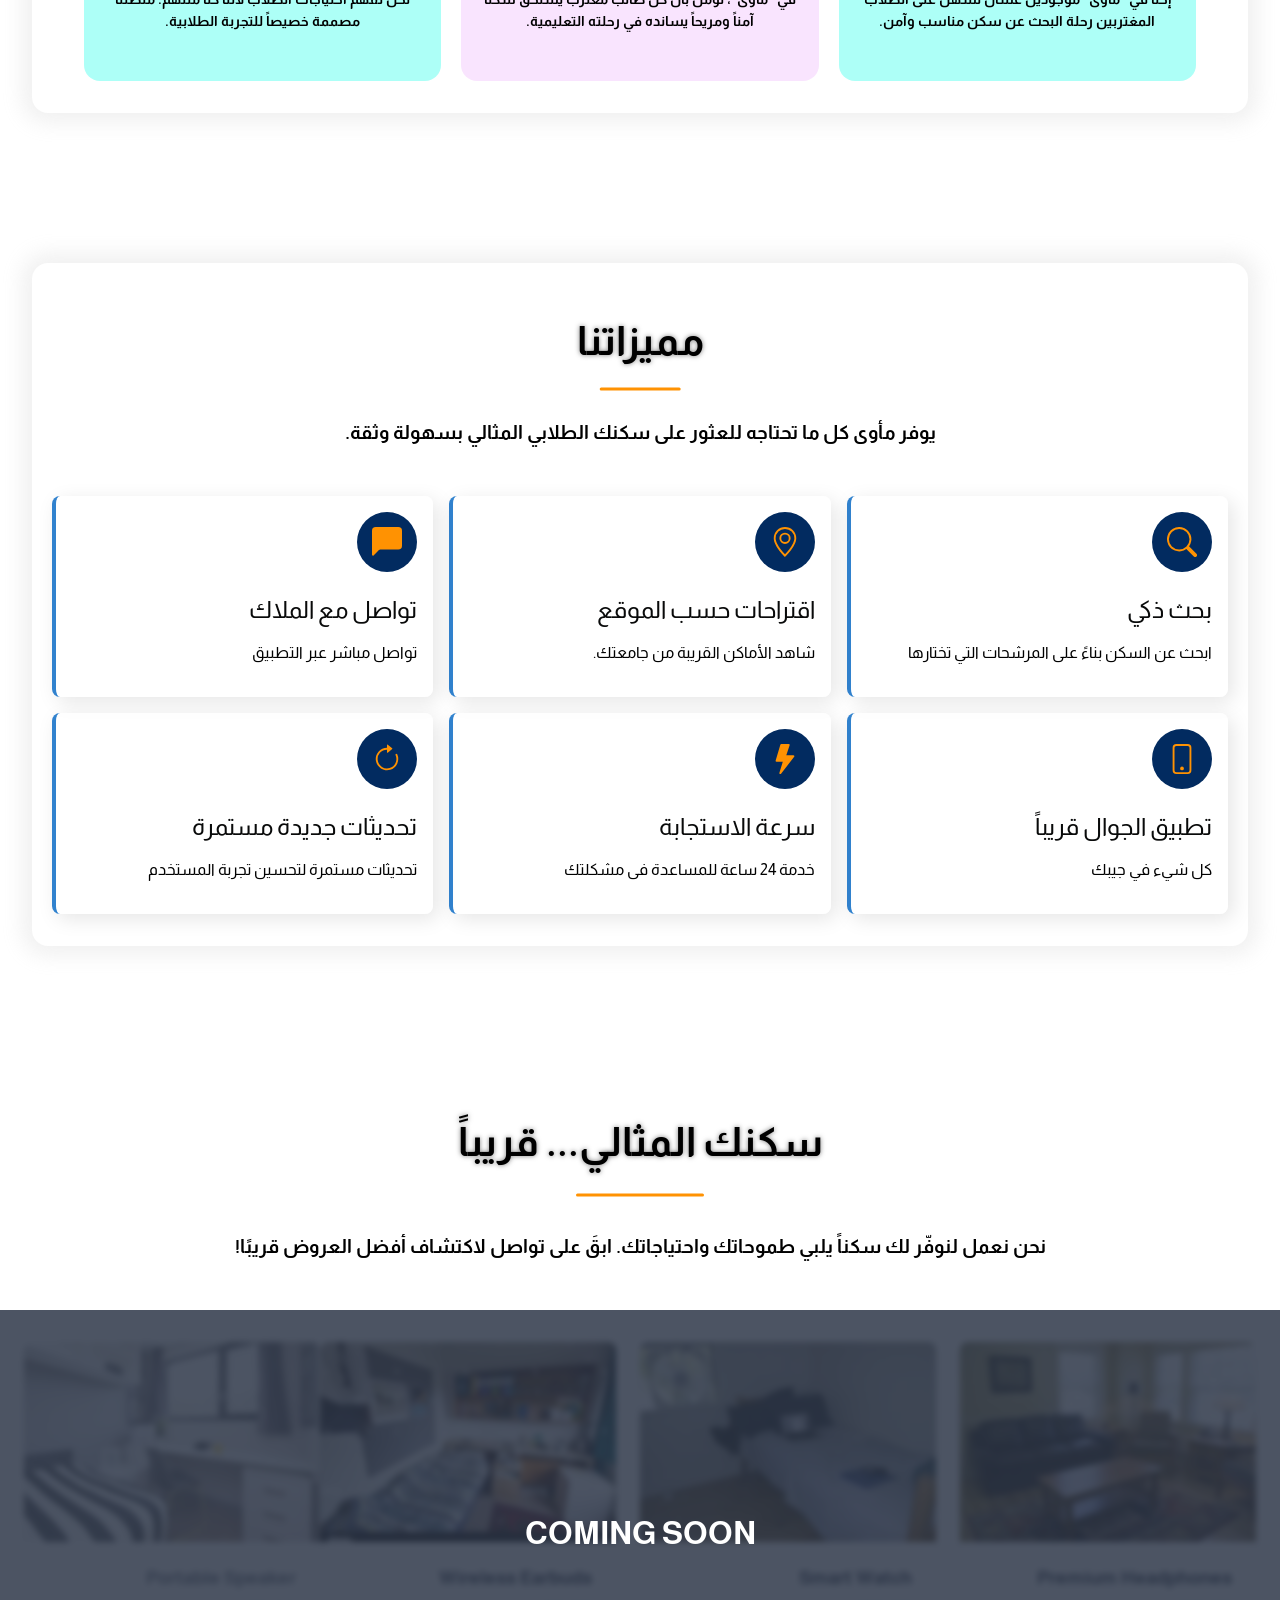
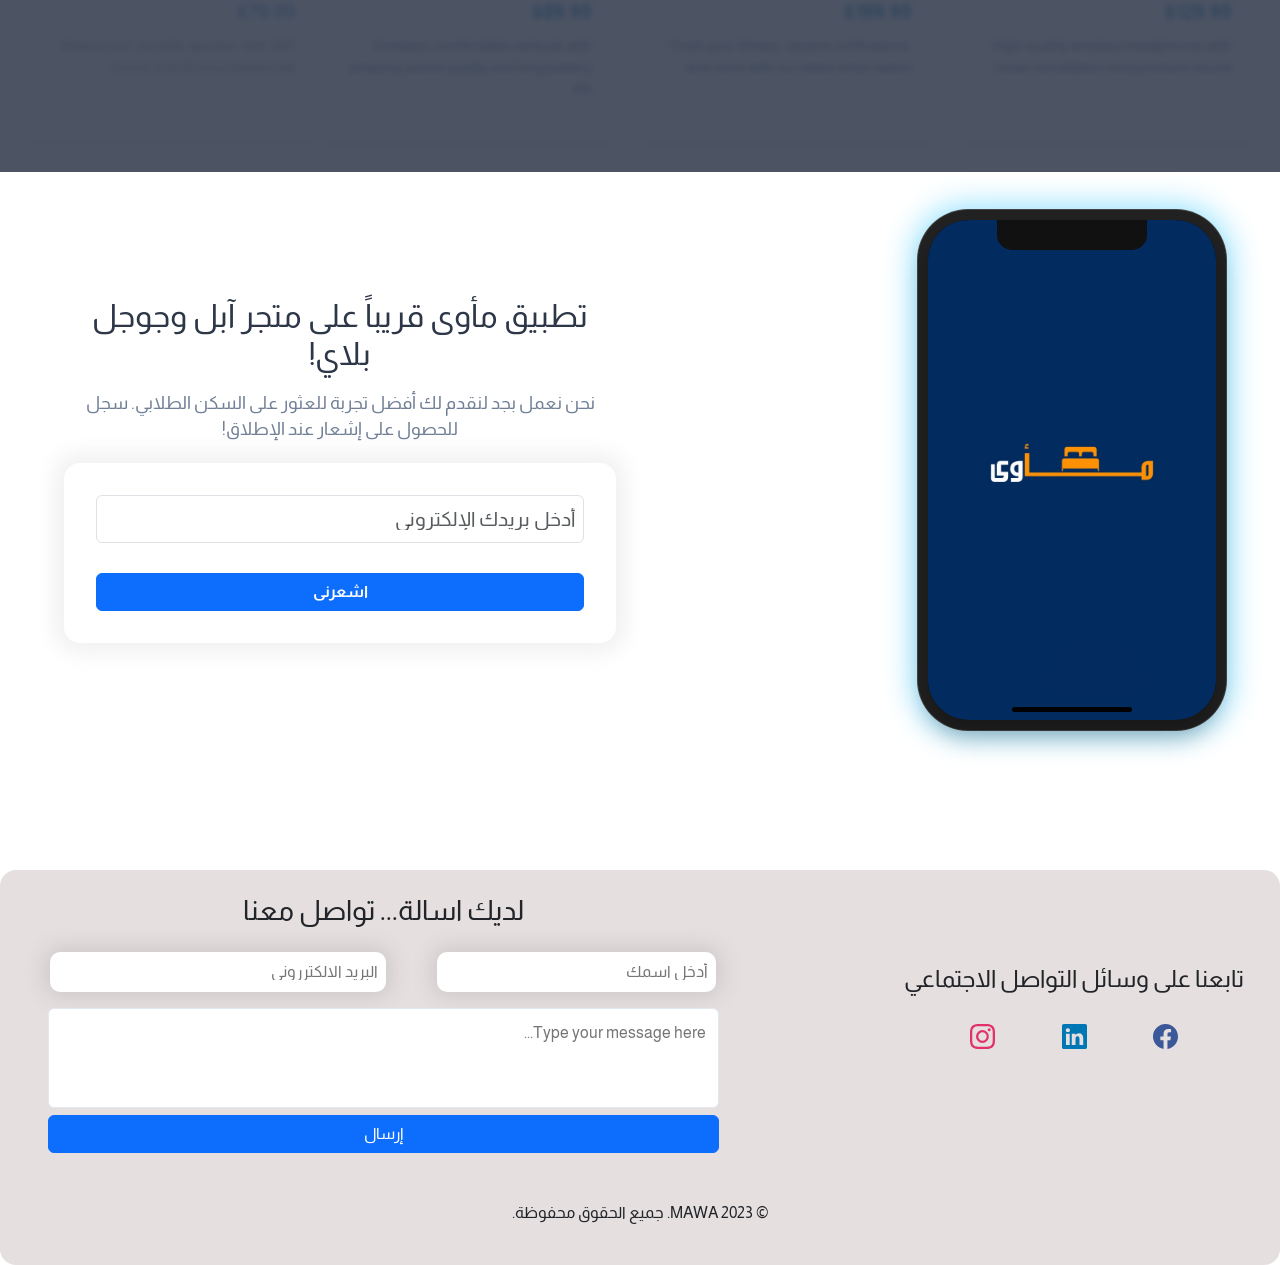
<file: MAWA.html>
<!DOCTYPE html>
<html>
  <head>
    <meta charset="utf-8" />
    <meta http-equiv="X-UA-Compatible" content="IE=edge" />
    <title></title>
    <meta name="description" content="" />
    <meta name="viewport" content="width=device-width, initial-scale=1" />
    <link rel="preconnect" href="https://fonts.googleapis.com" />
    <link rel="preconnect" href="https://fonts.gstatic.com" crossorigin />
    <link
      href="https://fonts.googleapis.com/css2?family=Almarai:wght@300;400;700;800&family=Denk+One&display=swap"
      rel="stylesheet"
    />
    <link rel="stylesheet" href="css/bootstrap.min.css" />
    <link rel="stylesheet" href="css/style.css" />
  </head>
  <body>
    <!-- mobile menu container -->
    <div
      class="mob-menu-container none align-items-center text-center m-0"
      id="mob-menu-container"
    >
      <!-- mobile menu header  -->

      <div class="menu-header-container m-0 row justify-content-between">
        <div class="close-container text-center col-2" id="close-btn">
          <svg
            xmlns="http://www.w3.org/2000/svg"
            width="35"
            height="35"
            fill="currentColor"
            class="bi bi-x-lg"
            viewBox="0 0 16 16"
          >
            <path
              d="M2.146 2.854a.5.5 0 1 1 .708-.708L8 7.293l5.146-5.147a.5.5 0 0 1 .708.708L8.707 8l5.147 5.146a.5.5 0 0 1-.708.708L8 8.707l-5.146 5.147a.5.5 0 0 1-.708-.708L7.293 8z"
            />
          </svg>
        </div>
        <div class="img-container col-3 col-sm-2">
          <img src="images/logo.jpg" class="img-fluid" alt="" />
        </div>
      </div>

      <!-- menu buttons -->
      <div class="menu-info w-100 m-0 row p-3">
        <a class="info col-12" href="#"
          ><svg
            xmlns="http://www.w3.org/2000/svg"
            width="25"
            height="25"
            fill="currentColor"
            class="bi bi-arrow-right"
            viewBox="0 0 16 16"
          >
            <path
              fill-rule="evenodd"
              d="M1 8a.5.5 0 0 1 .5-.5h11.793l-3.147-3.146a.5.5 0 0 1 .708-.708l4 4a.5.5 0 0 1 0 .708l-4 4a.5.5 0 0 1-.708-.708L13.293 8.5H1.5A.5.5 0 0 1 1 8"
            />
          </svg>
          من نحن
        </a>
        <a class="info col-12" href="#"
          ><svg
            xmlns="http://www.w3.org/2000/svg"
            width="25"
            height="25"
            fill="currentColor"
            class="bi bi-arrow-right"
            viewBox="0 0 16 16"
          >
            <path
              fill-rule="evenodd"
              d="M1 8a.5.5 0 0 1 .5-.5h11.793l-3.147-3.146a.5.5 0 0 1 .708-.708l4 4a.5.5 0 0 1 0 .708l-4 4a.5.5 0 0 1-.708-.708L13.293 8.5H1.5A.5.5 0 0 1 1 8"
            />
          </svg>
          تواصل معنا
        </a>
        <a class="info col-12 text-primary" href="#"
          ><svg
            xmlns="http://www.w3.org/2000/svg"
            width="25"
            height="25"
            fill="currentColor"
            class="bi bi-phone"
            viewBox="0 0 16 16"
          >
            <path
              d="M11 1a1 1 0 0 1 1 1v12a1 1 0 0 1-1 1H5a1 1 0 0 1-1-1V2a1 1 0 0 1 1-1zM5 0a2 2 0 0 0-2 2v12a2 2 0 0 0 2 2h6a2 2 0 0 0 2-2V2a2 2 0 0 0-2-2z"
            />
            <path d="M8 14a1 1 0 1 0 0-2 1 1 0 0 0 0 2" />
          </svg>
          تنزيل التطبيق
        </a>
      </div>

      <!-- sign in button mobile -->

      <div class="sign-in-up-mob m-2 p-2 text-center rounded-pill">
        <a href="login.html" class="sign-in-btn-mob w-100">
          تسجيل الدخول أو أنشاء حساب
          <svg
            xmlns="http://www.w3.org/2000/svg"
            width="25"
            height="25"
            fill="currentColor"
            class="bi bi-box-arrow-in-left"
            viewBox="0 0 16 16"
          >
            <path
              fill-rule="evenodd"
              d="M10 3.5a.5.5 0 0 0-.5-.5h-8a.5.5 0 0 0-.5.5v9a.5.5 0 0 0 .5.5h8a.5.5 0 0 0 .5-.5v-2a.5.5 0 0 1 1 0v2A1.5 1.5 0 0 1 9.5 14h-8A1.5 1.5 0 0 1 0 12.5v-9A1.5 1.5 0 0 1 1.5 2h8A1.5 1.5 0 0 1 11 3.5v2a.5.5 0 0 1-1 0z"
            />
            <path
              fill-rule="evenodd"
              d="M4.146 8.354a.5.5 0 0 1 0-.708l3-3a.5.5 0 1 1 .708.708L5.707 7.5H14.5a.5.5 0 0 1 0 1H5.707l2.147 2.146a.5.5 0 0 1-.708.708z"
            /></svg
        ></a>
      </div>
    </div>

    <!-- scroll to up button -->
    <div class="scroll-to-top-container" id="scroll-to-top">
      <svg
        xmlns="http://www.w3.org/2000/svg"
        width="35"
        height="35"
        fill="currentColor"
        class="bi bi-arrow-up"
        viewBox="0 0 16 16"
      >
        <path
          fill-rule="evenodd"
          d="M8 15a.5.5 0 0 0 .5-.5V2.707l3.146 3.147a.5.5 0 0 0 .708-.708l-4-4a.5.5 0 0 0-.708 0l-4 4a.5.5 0 1 0 .708.708L7.5 2.707V14.5a.5.5 0 0 0 .5.5"
        />
      </svg>
    </div>
    <!-- navbar container -->

    <div
      class="navbar-container text-center w-100 row p-1 m-auto"
      id="navbar-container"
    >
      <!-- menu btn to go to menu mobile -->
      <div class="menu-btn col-2 d-block d-xl-none" id="menu-btn">
        <svg
          xmlns="http://www.w3.org/2000/svg"
          width="40"
          height="40"
          fill="currentColor"
          class="bi bi-list"
          viewBox="0 0 16 16"
        >
          <path
            fill-rule="evenodd"
            d="M2.5 12a.5.5 0 0 1 .5-.5h10a.5.5 0 0 1 0 1H3a.5.5 0 0 1-.5-.5m0-4a.5.5 0 0 1 .5-.5h10a.5.5 0 0 1 0 1H3a.5.5 0 0 1-.5-.5m0-4a.5.5 0 0 1 .5-.5h10a.5.5 0 0 1 0 1H3a.5.5 0 0 1-.5-.5"
          />
        </svg>
      </div>
      <!-- profile btn -->
      <div class="profile-container d-none d-xl-block col-2">
        <a href="#" class="sign-in">
          <svg
            xmlns="http://www.w3.org/2000/svg"
            width="16"
            height="16"
            fill="currentColor"
            class="bi bi-person-fill"
            viewBox="0 0 16 16"
          >
            <path
              d="M3 14s-1 0-1-1 1-4 6-4 6 3 6 4-1 1-1 1zm5-6a3 3 0 1 0 0-6 3 3 0 0 0 0 6"
            /></svg
        ></a>
      </div>

      <!-- nav bar menu -->
      <ul class="navbar mb-0 col-4 d-none d-xl-flex">
        <li class="nav-item">
          <button class="nav-link scroll-btn" id="about-us-btn">من نحن</button>
        </li>
        <li class="nav-item">
          <button class="nav-link scroll-btn" id="features-btn">
            مميزاتنا
          </button>
        </li>
        <li class="nav-item">
          <button class="nav-link scroll-btn" id="application-btn">
            تنزيل التطبيق
          </button>
        </li>
        <li class="nav-item">
          <button class="nav-link scroll-btn" id="contact-us-btn">
            تواصل معنا
          </button>
        </li>
      </ul>

      <div class="logo-container col-3 col-xl-2 me-xl-0">
        <a href="MAWA.html" class="logo">
          <img
            class="logo"
            id="logo-navbar"
            src="images/logo no bg white.png"
            alt="Logo"
          />
        </a>
      </div>
    </div>
    <!-- end navbar container -->
    <!-- content container -->
    <div
      class="container-fluid m-0 p-0 content-container"
      id="content-container"
    >
      <!-- main page -->
      <div class="main-page-container container-fluid p-0">
        <!-- page title -->
        <div class="main-page-text">
          <h1 class="">معانا متشلش هم السكن</h1>
          <p class="">خلينا نعرف اكتر عنك عن طريق لعبتنا</p>
          <a href="game with sign up.html" class="btn">ابدأ</a>
        </div>
        <!-- background of main page -->
        <img class="img-fluid" src="images/A chilly night.jpg" alt="" />
        <!-- site status -->
      </div>
      <!-- end main page -->

      <!-- site status container -->
      <div class="site-status row m-0">
        <ul class="col-3">
          <li>
            <svg
              xmlns="http://www.w3.org/2000/svg"
              width="25"
              height="25"
              fill="currentColor"
              class="bi bi-geo-alt-fill"
              viewBox="0 0 16 16"
            >
              <path
                d="M8 16s6-5.686 6-10A6 6 0 0 0 2 6c0 4.314 6 10 6 10m0-7a3 3 0 1 1 0-6 3 3 0 0 1 0 6"
              />
            </svg>
          </li>
          <li>1M+</li>
          <li>الجامعات</li>
        </ul>
        <ul class="col-3">
          <li>
            <svg
              xmlns="http://www.w3.org/2000/svg"
              width="25"
              height="25"
              fill="currentColor"
              class="bi bi-person-fill"
              viewBox="0 0 16 16"
            >
              <path
                d="M3 14s-1 0-1-1 1-4 6-4 6 3 6 4-1 1-1 1zm5-6a3 3 0 1 0 0-6 3 3 0 0 0 0 6"
              />
            </svg>
          </li>
          <li>1M+</li>
          <li>المقيمين حاليا</li>
        </ul>
        <ul class="col-3">
          <li>
            <svg
              fill="#ff9202"
              height="30px"
              width="30px"
              version="1.1"
              id="Layer_1"
              xmlns="http://www.w3.org/2000/svg"
              xmlns:xlink="http://www.w3.org/1999/xlink"
              viewBox="0 0 512 512"
              xml:space="preserve"
            >
              <g>
                <g>
                  <path
                    d="M478.609,225.685V139.13c0-46.032-37.446-83.478-83.478-83.478H116.87c-46.032,0-83.478,37.446-83.478,83.478v86.555
    C14,232.599,0,250.959,0,272.696c0,32.729,0,62.199,0,100.174c0,9.223,7.479,16.696,16.696,16.696h16.696v50.087
    c0,9.223,7.479,16.696,16.696,16.696h66.783c9.217,0,16.696-7.473,16.696-16.696v-50.087h244.87v50.087
    c0,9.223,7.479,16.696,16.696,16.696h66.783c9.217,0,16.696-7.473,16.696-16.696v-50.087h16.696
    c9.217,0,16.696-7.473,16.696-16.696c0-38.33,0-66.813,0-100.174C512,250.959,498,232.599,478.609,225.685z M100.174,205.913
    c0-27.619,22.468-50.087,50.087-50.087h72.348c12.875,0,24.509,5.018,33.391,13.027c8.882-8.009,20.517-13.027,33.391-13.027
    h72.348c27.619,0,50.087,22.468,50.087,50.087v16.696h-33.391v-16.696c0-9.206-7.49-16.696-16.696-16.696h-72.348
    c-9.206,0-16.696,7.49-16.696,16.696v16.696h-33.391v-16.696c0-9.206-7.49-16.696-16.696-16.696h-72.348
    c-9.206,0-16.696,7.49-16.696,16.696v16.696h-33.391V205.913z M478.609,289.391H33.391v-16.696c0-9.206,7.49-16.696,16.696-16.696
    c151.085,0,259.331,0,411.826,0c9.206,0,16.696,7.49,16.696,16.696V289.391z"
                  />
                </g>
              </g>
            </svg>
          </li>
          <li>100</li>
          <li>سرير</li>
        </ul>
        <ul class="col-3">
          <li>
            <svg
              xmlns="http://www.w3.org/2000/svg"
              width="25"
              height="25"
              fill="currentColor"
              class="bi bi-star-fill"
              viewBox="0 0 16 16"
            >
              <path
                d="M3.612 15.443c-.386.198-.824-.149-.746-.592l.83-4.73L.173 6.765c-.329-.314-.158-.888.283-.95l4.898-.696L7.538.792c.197-.39.73-.39.927 0l2.184 4.327 4.898.696c.441.062.612.636.282.95l-3.522 3.356.83 4.73c.078.443-.36.79-.746.592L8 13.187l-4.389 2.256z"
              />
            </svg>
          </li>
          <li>1.3M</li>
          <li>التقييم</li>
        </ul>
      </div>
      <!-- start about us -->

      <!-- about us container  -->
      <div class="about-us-container rwo">
        <h1 class="about-us-title text-center col-12">اعرف عننا</h1>
        <p class="about-us-subTitle text-center col-10 m-auto fs-5 fw-bold">
          مأوى هي منصة رقمية مصممة لمساعدة الطلاب في العثور على خيارات السكن
          الأنسب بناءً على احتياجاتهم وموقعهم وميزانيتهم. سواء كنت جديداً في
          المدينة أو تريد مكاناً أفضل للعيش، مأوى هي مساعدك الأمثل.
        </p>
        <!-- about us boxes container -->
        <div
          class="about-us-content-container justify-content-evenly align-items-center row"
        >
          <div
            class="col-8 col-xl-3 about-us-content-box d-flex flex-column align-items-center"
          >
            <div class="about-us-svg-box">
              <svg
                xmlns="http://www.w3.org/2000/svg"
                width="40"
                height="40"
                fill="currentColor"
                class="bi bi-safe-fill"
                viewBox="0 0 16 16"
              >
                <path
                  d="M9.778 9.414A2 2 0 1 1 6.95 6.586a2 2 0 0 1 2.828 2.828"
                />
                <path
                  d="M2.5 0A1.5 1.5 0 0 0 1 1.5V3H.5a.5.5 0 0 0 0 1H1v3.5H.5a.5.5 0 0 0 0 1H1V12H.5a.5.5 0 0 0 0 1H1v1.5A1.5 1.5 0 0 0 2.5 16h12a1.5 1.5 0 0 0 1.5-1.5v-13A1.5 1.5 0 0 0 14.5 0zm3.036 4.464 1.09 1.09a3 3 0 0 1 3.476 0l1.09-1.09a.5.5 0 1 1 .707.708l-1.09 1.09c.74 1.037.74 2.44 0 3.476l1.09 1.09a.5.5 0 1 1-.707.708l-1.09-1.09a3 3 0 0 1-3.476 0l-1.09 1.09a.5.5 0 1 1-.708-.708l1.09-1.09a3 3 0 0 1 0-3.476l-1.09-1.09a.5.5 0 1 1 .708-.708M14 6.5v3a.5.5 0 0 1-1 0v-3a.5.5 0 0 1 1 0"
                />
              </svg>
            </div>
            <h2>آمن ومُتحقق منه</h2>
            <p class="text-center">
              إحنا في "ماوى" موجودين عشان نسهّل على الطلاب المغتربين رحلة البحث
              عن سكن مناسب وآمن.
            </p>
          </div>
          <div
            class="col-8 col-xl-3 about-us-content-box d-flex flex-column justify-content-evenly align-items-center"
          >
            <div class="about-us-svg-box">
              <svg
                xmlns="http://www.w3.org/2000/svg"
                width="40"
                height="40"
                fill="currentColor"
                class="bi bi-house-door-fill"
                viewBox="0 0 16 16"
              >
                <path
                  d="M6.5 14.5v-3.505c0-.245.25-.495.5-.495h2c.25 0 .5.25.5.5v3.5a.5.5 0 0 0 .5.5h4a.5.5 0 0 0 .5-.5v-7a.5.5 0 0 0-.146-.354L13 5.793V2.5a.5.5 0 0 0-.5-.5h-1a.5.5 0 0 0-.5.5v1.293L8.354 1.146a.5.5 0 0 0-.708 0l-6 6A.5.5 0 0 0 1.5 7.5v7a.5.5 0 0 0 .5.5h4a.5.5 0 0 0 .5-.5"
                />
              </svg>
            </div>
            <h2>ماوى – بيتك الثاني بعيد عن بيتك</h2>
            <p class="text-center">
              في "ماوى"، نؤمن بأن كل طالب مغترب يستحق سكناً آمناً ومريحاً يسانده
              في رحلته التعليمية.
            </p>
          </div>
          <div
            class="col-8 col-xl-3 about-us-content-box d-flex flex-column justify-content-evenly align-items-center"
          >
            <div class="about-us-svg-box">
              <svg
                xmlns="http://www.w3.org/2000/svg"
                width="40"
                height="40"
                fill="currentColor"
                class="bi bi-people-fill"
                viewBox="0 0 16 16"
              >
                <path
                  d="M7 14s-1 0-1-1 1-4 5-4 5 3 5 4-1 1-1 1zm4-6a3 3 0 1 0 0-6 3 3 0 0 0 0 6m-5.784 6A2.24 2.24 0 0 1 5 13c0-1.355.68-2.75 1.936-3.72A6.3 6.3 0 0 0 5 9c-4 0-5 3-5 4s1 1 1 1zM4.5 8a2.5 2.5 0 1 0 0-5 2.5 2.5 0 0 0 0 5"
                />
              </svg>
            </div>
            <h2>من الطلاب، إلى الطلاب</h2>
            <p class="text-center">
              نحن نفهم احتياجات الطلاب لأننا كنا مثلهم. منصتنا مصممة خصيصاً
              للتجربة الطلابية.
            </p>
          </div>
        </div>
      </div>
      <!-- end about us -->

      <!-- start our features -->
      <div class="features-container">
        <div class="features-section-header">
          <h2>مميزاتنا</h2>
          <p>
            يوفر مأوى كل ما تحتاجه للعثور على سكنك الطلابي المثالي بسهولة وثقة.
          </p>
        </div>
        <!-- features cards container -->
        <div class="features-content-container row">
          <!-- Feature 1 -->
          <div class="feature-card col-xl-3 col-6 col-md-4">
            <div class="feature-icon">
              <svg
                xmlns="http://www.w3.org/2000/svg"
                width="30"
                height="30"
                fill="currentColor"
                class="bi bi-search"
                viewBox="0 0 16 16"
              >
                <path
                  d="M11.742 10.344a6.5 6.5 0 1 0-1.397 1.398h-.001q.044.06.098.115l3.85 3.85a1 1 0 0 0 1.415-1.414l-3.85-3.85a1 1 0 0 0-.115-.1zM12 6.5a5.5 5.5 0 1 1-11 0 5.5 5.5 0 0 1 11 0"
                />
              </svg>
            </div>
            <h3 class="feature-title">بحث ذكي</h3>
            <p class="feature-description">
              ابحث عن السكن بناءً على المرشحات التي تختارها
            </p>
          </div>

          <!-- Feature 2 -->
          <div class="feature-card col-xl-3 col-6 col-md-4">
            <div class="feature-icon">
              <svg
                xmlns="http://www.w3.org/2000/svg"
                width="30"
                height="30"
                fill="currentColor"
                class="bi bi-geo-alt"
                viewBox="0 0 16 16"
              >
                <path
                  d="M12.166 8.94c-.524 1.062-1.234 2.12-1.96 3.07A32 32 0 0 1 8 14.58a32 32 0 0 1-2.206-2.57c-.726-.95-1.436-2.008-1.96-3.07C3.304 7.867 3 6.862 3 6a5 5 0 0 1 10 0c0 .862-.305 1.867-.834 2.94M8 16s6-5.686 6-10A6 6 0 0 0 2 6c0 4.314 6 10 6 10"
                />
                <path
                  d="M8 8a2 2 0 1 1 0-4 2 2 0 0 1 0 4m0 1a3 3 0 1 0 0-6 3 3 0 0 0 0 6"
                />
              </svg>
            </div>
            <h3 class="feature-title">اقتراحات حسب الموقع</h3>
            <p class="feature-description">شاهد الأماكن القريبة من جامعتك.</p>
          </div>

          <!-- Feature 3 -->
          <div class="feature-card col-xl-3 col-6 col-md-4">
            <div class="feature-icon">
              <svg
                xmlns="http://www.w3.org/2000/svg"
                width="30"
                height="30"
                fill="currentColor"
                class="bi bi-chat-left-fill"
                viewBox="0 0 16 16"
              >
                <path
                  d="M2 0a2 2 0 0 0-2 2v12.793a.5.5 0 0 0 .854.353l2.853-2.853A1 1 0 0 1 4.414 12H14a2 2 0 0 0 2-2V2a2 2 0 0 0-2-2z"
                />
              </svg>
            </div>
            <h3 class="feature-title">تواصل مع الملاك</h3>
            <p class="feature-description">تواصل مباشر عبر التطبيق</p>
          </div>

          <!-- Feature 4 -->
          <div class="feature-card col-xl-3 col-6 col-md-4">
            <div class="feature-icon">
              <svg
                xmlns="http://www.w3.org/2000/svg"
                width="30"
                height="30"
                fill="currentColor"
                class="bi bi-phone"
                viewBox="0 0 16 16"
              >
                <path
                  d="M11 1a1 1 0 0 1 1 1v12a1 1 0 0 1-1 1H5a1 1 0 0 1-1-1V2a1 1 0 0 1 1-1zM5 0a2 2 0 0 0-2 2v12a2 2 0 0 0 2 2h6a2 2 0 0 0 2-2V2a2 2 0 0 0-2-2z"
                />
                <path d="M8 14a1 1 0 1 0 0-2 1 1 0 0 0 0 2" />
              </svg>
            </div>
            <h3 class="feature-title">تطبيق الجوال قريباً</h3>
            <p class="feature-description">كل شيء في جيبك</p>
          </div>

          <!-- Feature 5 -->
          <div class="feature-card col-xl-3 col-6 col-md-4">
            <div class="feature-icon">
              <svg
                xmlns="http://www.w3.org/2000/svg"
                width="30"
                height="30"
                fill="currentColor"
                class="bi bi-lightning-fill"
                viewBox="0 0 16 16"
              >
                <path
                  d="M5.52.359A.5.5 0 0 1 6 0h4a.5.5 0 0 1 .474.658L8.694 6H12.5a.5.5 0 0 1 .395.807l-7 9a.5.5 0 0 1-.873-.454L6.823 9.5H3.5a.5.5 0 0 1-.48-.641z"
                />
              </svg>
            </div>
            <h3 class="feature-title">سرعة الاستجابة</h3>
            <p class="feature-description">خدمة 24 ساعة للمساعدة فى مشكلتك</p>
          </div>

          <!-- Feature 6 -->
          <div class="feature-card col-xl-3 col-6 col-md-4">
            <div class="feature-icon">
              <svg
                xmlns="http://www.w3.org/2000/svg"
                width="30"
                height="30"
                fill="currentColor"
                class="bi bi-arrow-clockwise"
                viewBox="0 0 16 16"
              >
                <path
                  fill-rule="evenodd"
                  d="M8 3a5 5 0 1 0 4.546 2.914.5.5 0 0 1 .908-.417A6 6 0 1 1 8 2z"
                />
                <path
                  d="M8 4.466V.534a.25.25 0 0 1 .41-.192l2.36 1.966c.12.1.12.284 0 .384L8.41 4.658A.25.25 0 0 1 8 4.466"
                />
              </svg>
            </div>
            <h3 class="feature-title">تحديثات جديدة مستمرة</h3>
            <p class="feature-description">
              تحديثات مستمرة لتحسين تجربة المستخدم
            </p>
          </div>
        </div>
      </div>
      <!-- end our features -->

      <!-- start our products conatiner -->
      <div class="our-products-container">
        <div class="our-products-section-header">
          <h2>سكنك المثالي... قريباً</h2>
          <p class="p-2">
            نحن نعمل لنوفّر لك سكناً يلبي طموحاتك واحتياجاتك. ابقَ على تواصل
            لاكتشاف أفضل العروض قريبًا!
          </p>
        </div>

        <!-- Products swiper container -->
        <div class="products-swiper-container">
          <!-- Coming soon overlay -->
          <div class="coming-soon-overlay">
            <div class="coming-soon-text">Coming Soon</div>
          </div>
          <!-- Products wrapper -->
          <div class="products-wrapper">
            <!-- Product 1 -->
            <div class="product-card">
              <div class="product-image">
                <img src="images/room1.jpg" alt="Product 1" />
              </div>
              <div class="product-info">
                <h3 class="product-title">Premium Headphones</h3>
                <div class="product-price">$129.99</div>
                <p class="product-description">
                  High-quality wireless headphones with noise cancellation and
                  premium sound.
                </p>
              </div>
            </div>

            <!-- Product 2 -->
            <div class="product-card">
              <div class="product-image">
                <img src="images/room2.jpg" alt="Product 2" />
              </div>
              <div class="product-info">
                <h3 class="product-title">Smart Watch</h3>
                <div class="product-price">$199.99</div>
                <p class="product-description">
                  Track your fitness, receive notifications, and more with our
                  latest smart watch.
                </p>
              </div>
            </div>

            <!-- Product 3 -->
            <div class="product-card">
              <div class="product-image">
                <img src="images/room6.jpg" alt="Product 3" />
              </div>
              <div class="product-info">
                <h3 class="product-title">Wireless Earbuds</h3>
                <div class="product-price">$89.99</div>
                <p class="product-description">
                  Compact, comfortable earbuds with amazing sound quality and
                  long battery life.
                </p>
              </div>
            </div>

            <!-- Product 4 (partially visible) -->
            <div class="product-card">
              <div class="product-image">
                <img src="images/room5.jpg" alt="Product 4" />
              </div>
              <div class="product-info">
                <h3 class="product-title">Portable Speaker</h3>
                <div class="product-price">$79.99</div>
                <p class="product-description">
                  Waterproof, durable speaker with 360° sound and 20-hour
                  battery life.
                </p>
              </div>
            </div>
          </div>
        </div>
      </div>
      <!-- end our products container -->

      <!-- our application soon -->

      <div
        class="phone-section-container row justify-content-between align-items-center"
      >
        <div class="phone-section-header row col-12 col-xl-6 col-md-7">
          <h2>تطبيق مأوى قريباً على متجر آبل وجوجل بلاي!</h2>
          <p>
            نحن نعمل بجد لنقدم لك أفضل تجربة للعثور على السكن الطلابي. سجل
            للحصول على إشعار عند الإطلاق!
          </p>
          <form class="app-notifcation-container col-12" action="">
            <input
              type="email"
              placeholder="أدخل بريدك الإلكتروني"
              class="email-input form-control fs-5 p-2"
            />
            <button type="submit" class="btn btn-primary col-12">اشعرنى</button>
          </form>
        </div>

        <div
          class="phone-container col-12 m-auto m-xl-0 col-xl-3 col-md-4 mt-5"
        >
          <!-- Phone hardware elements -->
          <div class="phone-notch"></div>
          <div class="phone-speaker"></div>
          <div class="phone-camera"></div>
          <div class="phone-button power"></div>
          <div class="phone-button volume-up"></div>
          <div class="phone-button volume-down"></div>

          <!-- Phone screen with image -->
          <div class="phone-screen">
            <div class="image-container">
              <!-- Replace the placeholder.svg with your own image -->
              <img
                src="images/logo-mobile.jpg"
                alt="App Screenshot"
                class="phone-image"
              />
            </div>
          </div>

          <!-- Home indicator -->
          <div class="home-indicator"></div>
        </div>
      </div>

      <!-- end our application soon -->

      <!-- start footer -->
      <div
        class="footer-container row w-100 align-items-center justify-content-between text-center p-4"
      >
        <div class="footer-links-content mb-5 col-12 col-xl-auto mt-3">
          <h2 class="fs-4">تابعنا على وسائل التواصل الاجتماعي</h2>
          <div class="social-media-icons">
            <a
              href="https://www.facebook.com/profile.php?id=61574066853108&__cft__[0]=[base64]&__tn__=%3C%3C%2CP-R"
              ><svg
                xmlns="http://www.w3.org/2000/svg"
                width="16"
                height="16"
                fill="currentColor"
                class="bi bi-facebook"
                viewBox="0 0 16 16"
              >
                <path
                  d="M16 8.049c0-4.446-3.582-8.05-8-8.05C3.58 0-.002 3.603-.002 8.05c0 4.017 2.926 7.347 6.75 7.951v-5.625h-2.03V8.05H6.75V6.275c0-2.017 1.195-3.131 3.022-3.131.876 0 1.791.157 1.791.157v1.98h-1.009c-.993 0-1.303.621-1.303 1.258v1.51h2.218l-.354 2.326H9.25V16c3.824-.604 6.75-3.934 6.75-7.951"
                />
              </svg>
            </a>
            <a
              href="https://www.linkedin.com/company/mawaa/?lipi=urn%3Ali%3Apage%3Ad_flagship3_search_srp_all%3B8lceDBdyQ%2BW0ShYo8BHpUA%3D%3D"
              ><svg
                xmlns="http://www.w3.org/2000/svg"
                width="16"
                height="16"
                fill="currentColor"
                class="bi bi-linkedin"
                viewBox="0 0 16 16"
              >
                <path
                  d="M0 1.146C0 .513.526 0 1.175 0h13.65C15.474 0 16 .513 16 1.146v13.708c0 .633-.526 1.146-1.175 1.146H1.175C.526 16 0 15.487 0 14.854zm4.943 12.248V6.169H2.542v7.225zm-1.2-8.212c.837 0 1.358-.554 1.358-1.248-.015-.709-.52-1.248-1.342-1.248S2.4 3.226 2.4 3.934c0 .694.521 1.248 1.327 1.248zm4.908 8.212V9.359c0-.216.016-.432.08-.586.173-.431.568-.878 1.232-.878.869 0 1.216.662 1.216 1.634v3.865h2.401V9.25c0-2.22-1.184-3.252-2.764-3.252-1.274 0-1.845.7-2.165 1.193v.025h-.016l.016-.025V6.169h-2.4c.03.678 0 7.225 0 7.225z"
                /></svg
            ></a>
            <a
              href="https://www.instagram.com/ma__wa___?utm_source=ig_web_button_share_sheet&igsh=ZDNlZDc0MzIxNw=="
              ><svg
                xmlns="http://www.w3.org/2000/svg"
                width="16"
                height="16"
                fill="currentColor"
                class="bi bi-instagram"
                viewBox="0 0 16 16"
              >
                <path
                  d="M8 0C5.829 0 5.556.01 4.703.048 3.85.088 3.269.222 2.76.42a3.9 3.9 0 0 0-1.417.923A3.9 3.9 0 0 0 .42 2.76C.222 3.268.087 3.85.048 4.7.01 5.555 0 5.827 0 8.001c0 2.172.01 2.444.048 3.297.04.852.174 1.433.372 1.942.205.526.478.972.923 1.417.444.445.89.719 1.416.923.51.198 1.09.333 1.942.372C5.555 15.99 5.827 16 8 16s2.444-.01 3.298-.048c.851-.04 1.434-.174 1.943-.372a3.9 3.9 0 0 0 1.416-.923c.445-.445.718-.891.923-1.417.197-.509.332-1.09.372-1.942C15.99 10.445 16 10.173 16 8s-.01-2.445-.048-3.299c-.04-.851-.175-1.433-.372-1.941a3.9 3.9 0 0 0-.923-1.417A3.9 3.9 0 0 0 13.24.42c-.51-.198-1.092-.333-1.943-.372C10.443.01 10.172 0 7.998 0zm-.717 1.442h.718c2.136 0 2.389.007 3.232.046.78.035 1.204.166 1.486.275.373.145.64.319.92.599s.453.546.598.92c.11.281.24.705.275 1.485.039.843.047 1.096.047 3.231s-.008 2.389-.047 3.232c-.035.78-.166 1.203-.275 1.485a2.5 2.5 0 0 1-.599.919c-.28.28-.546.453-.92.598-.28.11-.704.24-1.485.276-.843.038-1.096.047-3.232.047s-2.39-.009-3.233-.047c-.78-.036-1.203-.166-1.485-.276a2.5 2.5 0 0 1-.92-.598 2.5 2.5 0 0 1-.6-.92c-.109-.281-.24-.705-.275-1.485-.038-.843-.046-1.096-.046-3.233s.008-2.388.046-3.231c.036-.78.166-1.204.276-1.486.145-.373.319-.64.599-.92s.546-.453.92-.598c.282-.11.705-.24 1.485-.276.738-.034 1.024-.044 2.515-.045zm4.988 1.328a.96.96 0 1 0 0 1.92.96.96 0 0 0 0-1.92m-4.27 1.122a4.109 4.109 0 1 0 0 8.217 4.109 4.109 0 0 0 0-8.217m0 1.441a2.667 2.667 0 1 1 0 5.334 2.667 2.667 0 0 1 0-5.334"
                /></svg
            ></a>
          </div>
        </div>
        <div class="caontact-us-conatiner row col-12 m-xl-0 m-auto col-xl-7">
          <h3 class="mb-4">لديك اسالة... تواصل معنا</h3>
          <form class="w-100" action="">
            <input
              class="col-12 col-xl-5 mb-3 mb-xl-0"
              name="name"
              id="name"
              type="text"
              title="Enter your name"
              placeholder="أدخل اسمك"
              required
            />
            <input
              class="col-12 col-xl-6 me-0 me-xl-5"
              name="email"
              id="email"
              type="email"
              title="Enter your email"
              placeholder="البريد الالكتررونى"
              required
            />
            <textarea
              class="message-textarea col-12"
              id="message-input"
              placeholder="Type your message here..."
              name="message"
              required
            ></textarea>
            <button type="submit" class="btn col-12 btn-primary">إرسال</button>
          </form>
        </div>
        <div class="footer-bottom mt-5 col-12">
          <p class="fs-6">&copy; 2023 MAWA. جميع الحقوق محفوظة.</p>
        </div>
      </div>
    </div>
    <!-- end footer -->
    <!-- end content container -->

    <script src="js/script-home.js"></script>
  </body>
</html>
</file>
<file: css/style.css>
* {
  margin: 0;
  padding: 0;
  box-sizing: border-box;
  transition: all 0.3s ease-in-out;
}
:root {
  --main-clr: #022b60;
  --secondary-clr: #ff9202;
}
html {
  scroll-behavior: smooth;
}

body {
  direction: rtl;
  font-family: "Almarai", sans-serif;
  width: 100%;
  height: 100%;
  background: #ffffff;
}
.block {
  display: block;
}
.none {
  display: none;
}
.flex {
  display: flex;
}
a {
  text-decoration: none;
}
.scroll-to-top-container{
  display: none;
  cursor: pointer;
  position: fixed;
  z-index: 100;
  background-color: #000;
  bottom: 20px;
  right: 20px;
  padding: 10px;
  border-radius: 50%;
  background-color: var(--main-clr);
  color: var(--secondary-clr);
  animation: scroll-to-top 0.5s ease-in-out forwards;
  svg{
    font-weight: 900;
  }
}
@keyframes scroll-to-top{
  0%{
    bottom: -100px;
  }
  100%{
    bottom: 20px;
  }
}
/* start main page */
.main-page-container {
  z-index: 10;
  margin-bottom: 250px;
  width: 100%;
  height: 100dvh;
  position: relative;
  border-bottom-left-radius: 3rem;
  border-bottom-right-radius: 3rem;
  overflow: visible;
}
.main-page-container img {
  border-bottom-left-radius: 3rem;
  border-bottom-right-radius: 3rem;
  z-index: 9;
  height: 100%;
  width: 100%;
  object-fit: cover;
  box-shadow: 0 0 30px 10px rgba(0, 0, 0, 0.2);
}
.main-page-text {
  position: absolute;
  width: auto;
  text-align: center;
  top: 50%;
  left: 50%;
  transform: translate(-50%, -50%);
  p {
    font-family: "Almarai", sans-serif;
    color: #fff;
    font-size: 1.5rem;
  }
  a {
    font-family: "Almarai", sans-serif;
    font-size: 1.3rem;
    font-weight: bold;
    color: #000;
    background-color: var(--secondary-clr);
    padding: 10px 30px;
    transition: all 0.3s ease-in-out;
  }
  a:hover {
    background-color: var(--secondary-clr) !important;
    color: #000 !important;
    box-shadow: 0 0 30px 5px rgba(183, 194, 34, 0.445);
    transition: all 0.3s ease-in-out;
  }
}

.main-page-text h1 {
  font-family: "Almarai", sans-serif;
  word-spacing: 5px;
  font-weight: 700;
  background: #ff9202;
  background: radial-gradient(
    circle farthest-corner at left center,
    #0659c5 20%,
    #ff9202 80%
  );
  -webkit-background-clip: text;
  -webkit-text-fill-color: transparent;
}

/* site status */
.site-status {
  width: 100%;
  box-shadow: 0 8px 20px 10px #a8c2e9;
  padding-bottom: 30px;
  border-bottom-left-radius: 3rem;
  border-bottom-right-radius: 3rem;
  height: 40%;
  align-items: end;
  z-index: 1;
  justify-content: space-evenly;
  bottom: -22%;
  position: absolute;
  background-color: var(--main-clr);
}
.site-status ul {
  text-align: center;
  list-style: none;
  display: flex;
  flex-direction: column;
  justify-content: center;
  align-items: center;
  margin: 0;
  padding: 0;
}
.site-status ul li {
  color: var(--secondary-clr);
  font-family: "Almarai", sans-serif;
  font-weight: 700;
  svg {
    margin-bottom: 5px;
  }
}
/* end site status */

/* end main page */

/* navbar start */
.navbar-container {
  position: absolute;
  top: 0;
  z-index: 1000;
  text-align: center;
  align-items: center;
  justify-content: space-between;
  transition: all 0.3s ease-in-out;
}
.nav-bar-scroll{
  background-color: #f5efef !important;
  box-shadow: 0 5px 15px 5px #a5a1a1 !important;
  border-bottom-left-radius:1rem ;
  border-bottom-right-radius:1rem ;
  animation: scroll-down 0.5s ease-in-out forwards;
  ul li button:hover{
    color: #000 !important;
    
  }
   ul li button:focus{
    color: var(--secondary-clr) !important;
  }
}
@keyframes scroll-down {
  0% {
    top: -200px;
  }
  100% {
    top: 0;
  }
}
.navbar-container .profile-container {
  text-align: center;
}
.navbar-container .profile-container a {
  margin-right: 20px;
  width: fit-content;
  display: block;
  text-decoration: none;
  color: #fff;
  padding: .7rem;
  transition: all 0.3s ease-in-out;
  background-color: var(--main-clr);
  border-radius: 0.7rem;
  svg{
    width: 30px;
    height: 30px;
    color: var(--secondary-clr);
  }
}
.navbar-container .profile-container a:hover {
  color: var(--secondary-clr);
  transition: all 0.3s ease-in-out;
}
.navbar-container ul {
  padding: 0.8rem;
  border-radius: 0.7rem;
  list-style: none;
  li button {
    font-weight: 700;
    color: var(--secondary-clr);
    text-decoration: none;
    transition: all 0.3s ease-in-out;
  }
  li button:hover {
    color: #fff;
    transition: all 0.3s ease-in-out;
  }
  li button:focus{
    color: var(--secondary-clr);
  }
}
.navbar-container .logo-container img {
  width: 100%;
  height: 100%;
  object-fit: cover;
}
.menu-btn {
  cursor: pointer;
}
.menu-btn svg {
  color: var(--secondary-clr);
  transition: all 0.3s ease-in-out;
}
.menu-btn:hover svg {
  color: #fff;
  transition: all 0.3s ease-in-out;
}

/* navbar end */

/* mobile menu start */

.mob-menu-container {
  flex-direction: column;
  justify-content: start;
  align-items: center;
  position: absolute;
  width: 100%;
  height: 100%;
  background-color: #fff;
  z-index: 2;
}
.mob-menu-container .menu-header-container {
  width: 100%;
  height:auto;
  background-color: var(--main-clr);
  align-items: center;
}
.menu-header-container .close-container {
  cursor: pointer;
  color: var(--secondary-clr);
  transition: all 0.3s ease-in-out;
  :hover {
    color: #fff;
    transition: all 0.3s ease-in-out;
  }
}
.mob-menu-container .menu-info .info {
  display: flex;
  justify-content: space-between;
  align-items: center;
  color: #000;
  font-weight: 700;
  font-size: 1rem;
  margin-bottom: 18px;
}
.sign-in-up-mob {
  width: 95%;
  position: absolute;
  bottom: 0%;
  background-color: var(--main-clr);
  a {
    color: var(--secondary-clr);
    font-weight: 700;
    font-size: 1rem;
  }
}
/* mobile menu end */

/* about us style */
.about-us-container {
  width: 95%;
  height: auto;
  margin: 0 auto;
  padding: 2rem;
  display: flex;
  flex-direction: column;
  align-items: center;
  justify-content: center;
  border-radius: 1rem;
  box-shadow: 0 0 20px 10px rgba(187, 184, 184, 0.2);
}
.about-us-container h1 {
  margin-bottom: 2rem;
  font-family: "Almarai", sans-serif;
  font-weight: 600;
  position: relative;
  color: #000;
  font-size: 2.5rem;
  text-shadow: 0 0 5px rgba(0, 0, 0, 0.5);
  padding: 1.4rem 0;
}
.about-us-container h1::after {
  content: "";
  position: absolute;
  bottom: -5%;
  left: 50%;
  transform: translate(-50%, -50%);
  width: 7%;
  height: 3px;
  border-radius: 5px;
  background-color: var(--secondary-clr);
}
.about-us-container .about-us-subTitle {
  font-family: "Almarai", sans-serif;
  color: var(--main-clr);
  font-size: 2rem;
  line-height: 2rem;
}
.about-us-container .about-us-content-container {
  margin: 3rem auto 0 auto;
  gap: 20px;
  padding: 0 20px;
}
.about-us-content-box {
  transition: all 0.3s ease-in-out;
  cursor: pointer;
  gap: 20px;
  flex-grow: 1;
  background-color: rgba(73, 255, 237, 0.452);
  border-radius: 1rem;
  color: #000;
  padding: 2rem 0;
  h2 {
    font-family: "Almarai", sans-serif;
    font-weight: 700;
    font-size: 1.3rem;
  }
  p {
    font-weight: bold;
    font-size: 0.9rem;
    font-family: "Almarai", sans-serif;
    padding: 0 1rem;
  }
  .about-us-svg-box {
    border-radius: 50%;
    padding: 0.8rem;
    background-color: rgba(9, 161, 146, 0.137);
  }
  svg {
    color: var(--main-clr);
  }
}
.about-us-content-box:nth-child(2) {
  background-color: rgba(221, 116, 247, 0.192);
  .about-us-svg-box {
    background-color: rgba(158, 29, 190, 0.137);
  }
  svg {
    color: var(--secondary-clr);
  }
}
.about-us-content-box:hover {
  transform: scale(1.05);
  transition: all 0.3s ease-in-out;
}

/* feature Container styles */
.features-container {
  border-radius: 1rem;
  box-shadow: 0 0 20px 10px rgba(187, 184, 184, 0.2);
  width: 95%;
  margin: 150px auto 0 auto;
  padding: 2rem;
}

/* Section header */
.features-section-header {
  text-align: center;
  margin-bottom: 3rem;
}

.features-section-header h2 {
  margin-bottom: 2rem;
  font-size: 2.5rem;
  font-family: "Almarai", sans-serif;
  font-weight: 600;
  position: relative;
  color: #000;
  text-shadow: 0 0 5px rgba(0, 0, 0, 0.5);
  padding: 1.4rem 0;
}
.features-section-header h2::after {
  content: "";
  position: absolute;
  bottom: -5%;
  left: 50%;
  transform: translate(-50%, -50%);
  width: 7%;
  height: 3px;
  border-radius: 5px;
  background-color: var(--secondary-clr);
}
.features-section-header p {
  font-family: "Almarai", sans-serif;
  color: #000;
  font-weight: bold;
  font-size: 1.2rem;
}

/* Features container */
.features-content-container {
  display: flex;
  gap: 1rem;
  align-items: center;
  justify-content: space-evenly;
}

/* Feature card */
.feature-card {
  height: auto;
  border-radius: 8px;
  box-shadow: 5px 5px 20px rgba(0, 0, 0, 0.1);
  padding: 1rem;
  flex-grow: 1 ;
  transition: transform 0.3s ease, box-shadow 0.3s ease, border-left-width 0.1s ease;
  background-color: #ffffffb2; /* Very light brand color */
  border-left: 4px solid #3182ce; /* Brand color accent */
}
.feature-card:hover {
  transform: translateY(-5px);
  box-shadow: 0 10px 15px rgba(0, 0, 0, 0.1);
  border-left-width: 6px;
}

.feature-icon {
  width: 60px;
  height: 60px;
  background-color: var(--main-clr);
  border-radius: 50%;
  display: flex;
  align-items: center;
  justify-content: center;
  margin-bottom: 1.5rem;
}

.feature-icon svg {
  color: var(--secondary-clr);
}

.feature-title {
  font-family: "Almarai", sans-serif;
  font-size: 1.5rem;
  color: #090a0a;
  margin-bottom: 1rem;
}

.feature-description {
  font-family: "Almarai", sans-serif;
  color: #000;
  margin-bottom: 1rem;
}

.feature-link {
  display: inline-block;
  color: #0f245e;
  text-decoration: none;
  font-weight: 500;
  transition: color 0.3s ease;
}

.feature-link:hover {
  color: #2b6cb0;
}

/* products coming soon container */

/* Container styles */
.our-products-container {
  width: 100%;
  margin: 0 auto;
}

/* Section header */
.our-products-section-header {
  margin-top: 150px;
  text-align: center;
  margin-bottom: 2.5rem;
}

.our-products-section-header h2 {
  margin-bottom: 2.3rem;
  font-size: 2.5rem;
  font-family: "Almarai", sans-serif;
  font-weight: 600;
  position: relative;
  color: #000;
  text-shadow: 0 0 5px rgba(0, 0, 0, 0.5);
  padding: 1.4rem 0;
}
.our-products-section-header h2::after{
  content: "";
  position: absolute;
  bottom: -10%;
  left: 50%;
  transform: translate(-50%, -50%);
  width: 10%;
  height: 3px;
  border-radius: 5px;
  background-color: var(--secondary-clr);
}
.our-products-section-header p {
  font-family: "Almarai", sans-serif;
  color: #000;
  font-weight: bold;
  font-size: 1.2rem;
}

/* Products swiper container */
.products-swiper-container {
  position: relative;
  padding: 1rem 0;
  overflow: hidden;
  margin-bottom: 3rem;
}

/* Products wrapper */
.products-wrapper {
  display: flex;
  position: relative;
  padding: 1rem 0;
}

/* Product card */
.product-card {
  flex: 0 0 calc(25% - 1.5rem);
  margin-right: 1.5rem;
  background-color: white;
  border-radius: 8px;
  box-shadow: 0 4px 6px rgba(0, 0, 0, 0.1);
  overflow: hidden;
  transition: transform 0.3s ease;
  position: relative;
}

/* Make the last product card partially visible to suggest more content */
.product-card:last-child {
  margin-right: 0;
  opacity: 0.7;
}

.product-image {
  height: 200px;
  width: 100%;
  background-color: #e2e8f0;
  display: flex;
  align-items: center;
  justify-content: center;
  overflow: hidden;
}

.product-image img {
  width: 100%;
  height: 100%;
  object-fit: cover;
}

.product-info {
  padding: 1.5rem;
}

.product-title {
  font-size: 1.2rem;
  font-weight: 600;
  margin-bottom: 0.5rem;
  color: #2d3748;
}

.product-price {
  font-size: 1.25rem;
  font-weight: 700;
  color: #3182ce;
  margin-bottom: 0.5rem;
}

.product-description {
  color: #718096;
  font-size: 0.9rem;
  margin-bottom: 1rem;
}

/* Coming soon overlay */
.coming-soon-overlay {
  position: absolute;
  top: 0;
  left: 0;
  width: 100%;
  height: 100%;
  background-color: rgba(45, 55, 72, 0.85);
  display: flex;
  flex-direction: column;
  align-items: center;
  justify-content: center;
  z-index: 10;
  -webkit-backdrop-filter: blur(3px);
  backdrop-filter: blur(3px);
}

.coming-soon-text {
  color: white;
  font-size: 2rem;
  font-weight: 700;
  text-transform: uppercase;
  margin-bottom: 1rem;
  text-align: center;
}

.coming-soon-subtext {
  color: rgba(255, 255, 255, 0.8);
  font-size: 1rem;
  max-width: 80%;
  text-align: center;
}

/* Notification button */
.notify-button {
  background-color: #3182ce;
  color: white;
  border: none;
  padding: 0.75rem 1.5rem;
  border-radius: 4px;
  font-weight: 600;
  cursor: pointer;
  transition: background-color 0.3s ease;
  margin-top: 1.5rem;
}

.notify-button:hover {
  background-color: #2c5282;
}

/* start phone style */
/* Container for centering */
.phone-section-container {
  margin-bottom: 150px;
  width: 90%;
  margin: 0 auto;
  text-align: center;
  flex-direction: row-reverse;
}

/* Section header */
.phone-section-header {
  text-align: center;
}

.phone-section-header h2 {
  margin-bottom: 1rem;
  color: #2d3748;
  margin-bottom: 1rem;
}

.phone-section-header p {
  font-size: 1.1rem;
  color: #718096;
  max-width: 700px;
  margin: 0 auto;
}
.phone-section-header .app-notifcation-container{
  margin-top: 1.3rem;
  background-color: #fff;
  gap: 30px;
  box-shadow: 0 0 20px 10px rgba(187, 184, 184, 0.2);
  display: flex;
  flex-direction: column;
  align-items: center;
  justify-content: space-between;
  padding: 2rem;
  border-radius: 1rem;

  button{
    font-weight: bold;
    width: 100%;
    transition: all 0.3s ease-in-out;
  }
}
/* Phone container */
.phone-container {
  height: 500px;
  background-color: #111;
  border-radius: 40px;
  position: relative;
  overflow: hidden;
  box-shadow: 0 15px 25px rgba(0, 0, 0, 0.3),
              0 0 0 10px #222,
              0 0 0 11px #444,
              0 0 30px 15px rgba(39, 194, 255, 0.493);
}

/* Phone notch */
.phone-notch {
  position: absolute;
  top: 0;
  left: 50%;
  transform: translateX(-50%);
  width: 150px;
  height: 30px;
  background-color: #111;
  border-bottom-left-radius: 15px;
  border-bottom-right-radius: 15px;
  z-index: 10;
}

/* Phone speaker */
.phone-speaker {
  position: absolute;
  top: 10px;
  left: 50%;
  transform: translateX(-50%);
  width: 60px;
  height: 6px;
  background-color: #333;
  border-radius: 3px;
}

/* Phone camera */
.phone-camera {
  position: absolute;
  top: 8px;
  right: 45px;
  width: 10px;
  height: 10px;
  background-color: #333;
  border-radius: 50%;
}

/* Phone buttons */
.phone-button {
  position: absolute;
  width: 3px;
  height: 40px;
  background-color: #444;
  border-radius: 2px;
}

.phone-button.power {
  top: 120px;
  right: -3px;
  height: 60px;
}

.phone-button.volume-up {
  top: 120px;
  left: -3px;
}

.phone-button.volume-down {
  top: 170px;
  left: -3px;
}

/* Phone screen */
.phone-screen {
  position: absolute;
  top: 0;
  left: 0;
  width: 100%;
  height: 100%;
  background-color: var(--main-clr);
  overflow: hidden;
  border-radius: 40px;
  /* Add padding to account for the notch and home indicator */
  padding: 30px 0;
}

/* Image container */
.image-container {
  width: 100%;
  height: 100%;
  display: flex;
  align-items: center;
  justify-content: center;
}

/* The actual image */
.phone-image {
  width: 100%;
  height: 100%;
  object-fit: cover; /* This will cover the entire container */
}

/* Home indicator */
.home-indicator {
  position: absolute;
  bottom: 8px;
  left: 50%;
  transform: translateX(-50%);
  width: 120px;
  height: 5px;
  background-color: #000000;
  border-radius: 3px;
  z-index: 10;
}

/* end phone style */

/* start footer style */
 .footer-container{
  margin:150px 0 0 0;
  background-color:#e2dadadc;
  border-radius: 1rem;
 }
 .footer-links-content .social-media-icons{
  display: flex;
  align-items: center;
  justify-content: space-evenly;
  margin-top: 30px ;
  text-align: center;

  svg{
    width: 25px;
    height: 25px;
    transition: all 0.3s ease-in-out;
  }
  .bi-facebook{
    color: #3b5998; 
  }
  .bi-instagram{
    color: #e1306c; 
  }
  .bi-linkedin{
    color: #0077b5; 
  }
}
.footer-container .caontact-us-conatiner input{
  background-color: #FFF;
  box-shadow: 0 0 20px 5px rgba(117, 114, 114, 0.2);
  border-radius: 10px;
  padding: .5rem;
  border: none;
  outline: none;
  :focus{
    box-shadow: 0 0 20px 5px rgba(117, 114, 114, 0.2);
    border: none;
    outline: none;
  }
}
.footer-container .caontact-us-conatiner textarea{
  margin-top: 1rem;
  min-height: 100px;
  padding: 12px;
  border: 1px solid #e2e8f0;
  border-radius: 6px;
  resize: none;
  line-height: 1.5;
  outline: none;
  transition: border-color 0.2s, box-shadow 0.2s;
}

/* end footer style */

/* media queries */

@media (max-width: 480px) {

/* phone container */

  .phone-container {
    width: 280px;
    height: 570px;
}
  /* product section */
  .product-card {
    flex: 0 0 calc(80% - 0.5rem);
  }

  .our-products-section-header h2 {
    font-size: 2rem;
  }

  .coming-soon-text {
    font-size: 1.5rem;
  }
}


/* Small devices (landscape phones, 576px and up) */
@media (max-width: 600px) {
  
  /* start product section */
  .product-card {
    flex: 0 0 calc(50% - 0.75rem);
  }
  /* start feature container */
  .features-section-header h2::after {
    width: 15%;
  }
  .feature-card {
    display: flex;
    flex-direction: column;
    align-items: center;
    max-width: 100%;
  }
  .feature-description {
    text-align: center;
  }
  .features-section-header h2 {
    font-size: 2rem;
  }
  /* end feature container */

  /* start site status */
  .site-status {
    bottom: -18%;
    li {
      font-weight: bold;
      font-size: 0.8rem;
    }
  }
  /* end site status */

  /* main page text */
  .main-page-text {
    width: 100%;
    h1 {
      font-size: 2rem;
    }
    p {
      font-weight: bold;
      font-size: 1.2rem;
    }
  }
}

/* Medium devices (tablets, 768px and up) */
@media (max-width: 1024px) {

  .product-card {
    flex: 0 0 calc(33.333% - 1rem);
  }
  /* start site status */
  .site-status {
    bottom: -16%;
  }
  .main-page-text {
    width: 100%;
    h1 {
      font-size: 3rem;
    }
    p {
      font-weight: bold;
      font-size: 1.5rem;
    }
  }
  /* end site status */
}
</file>
